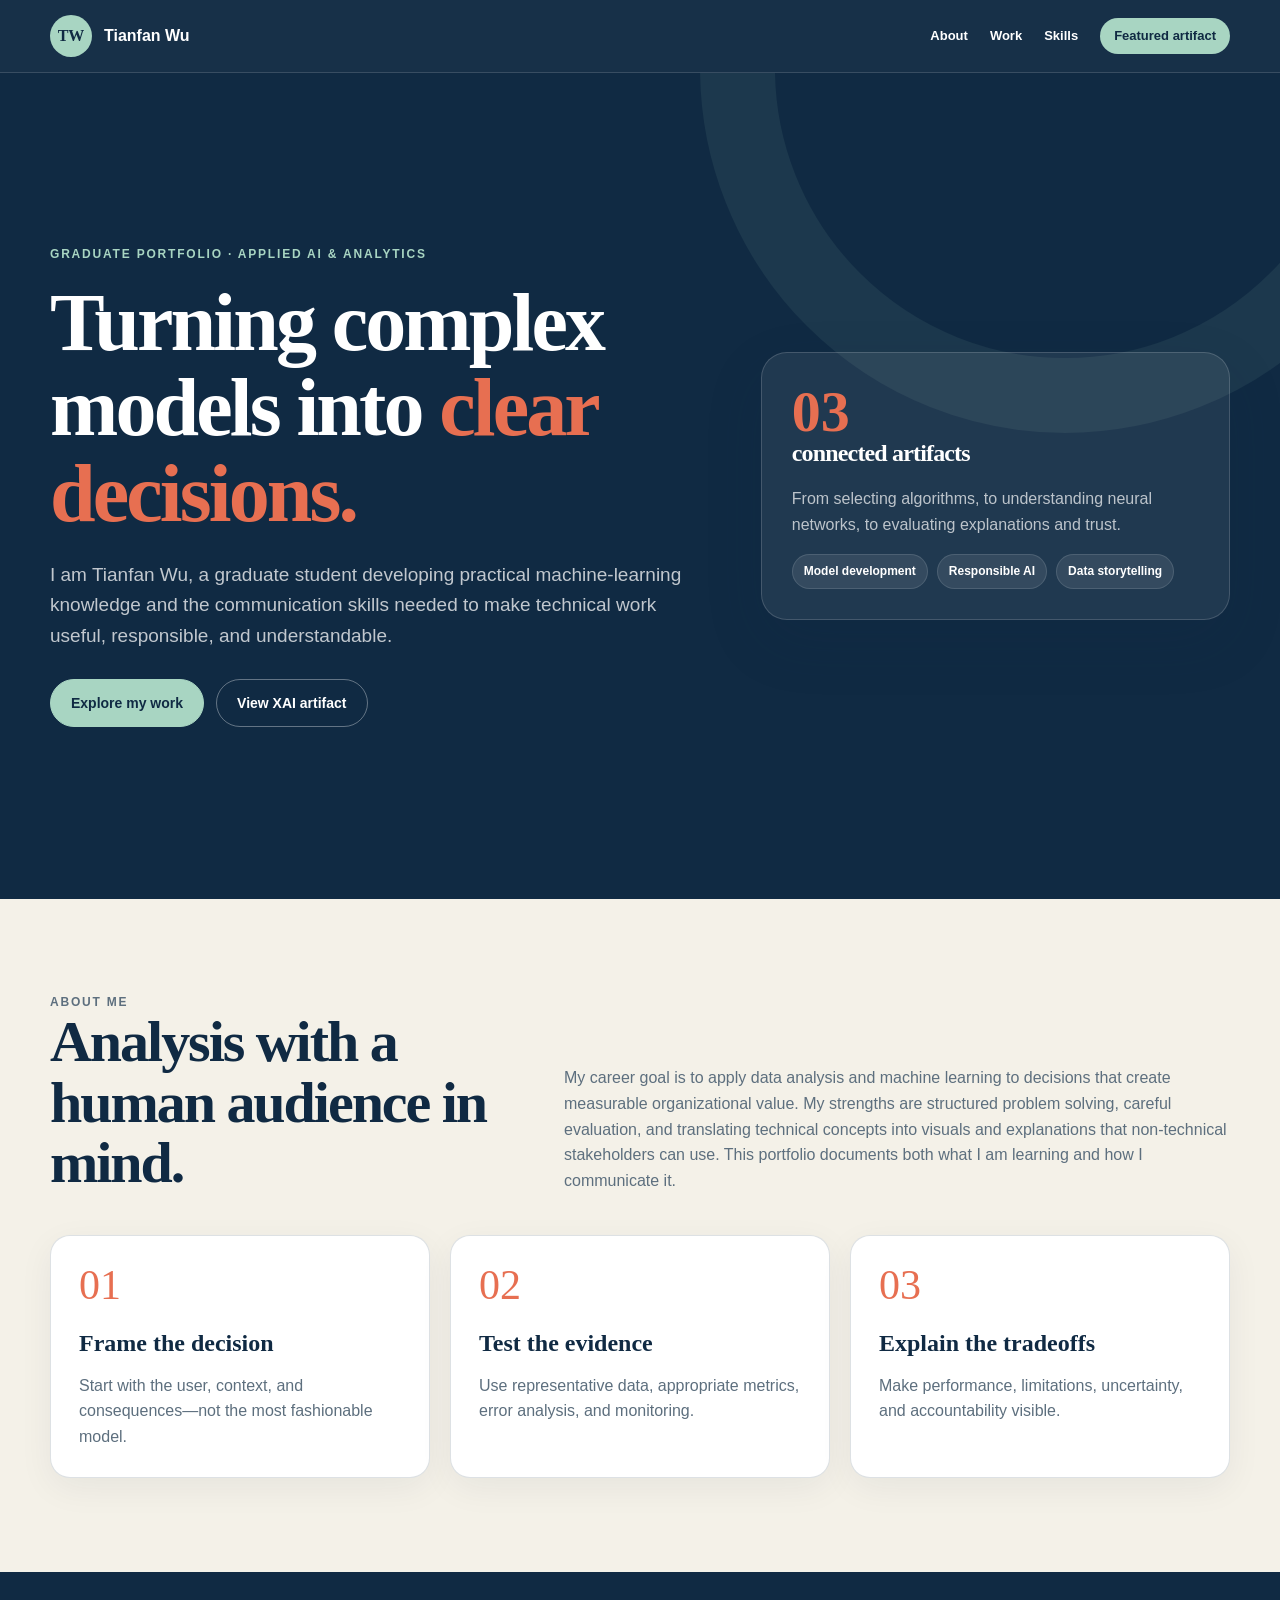
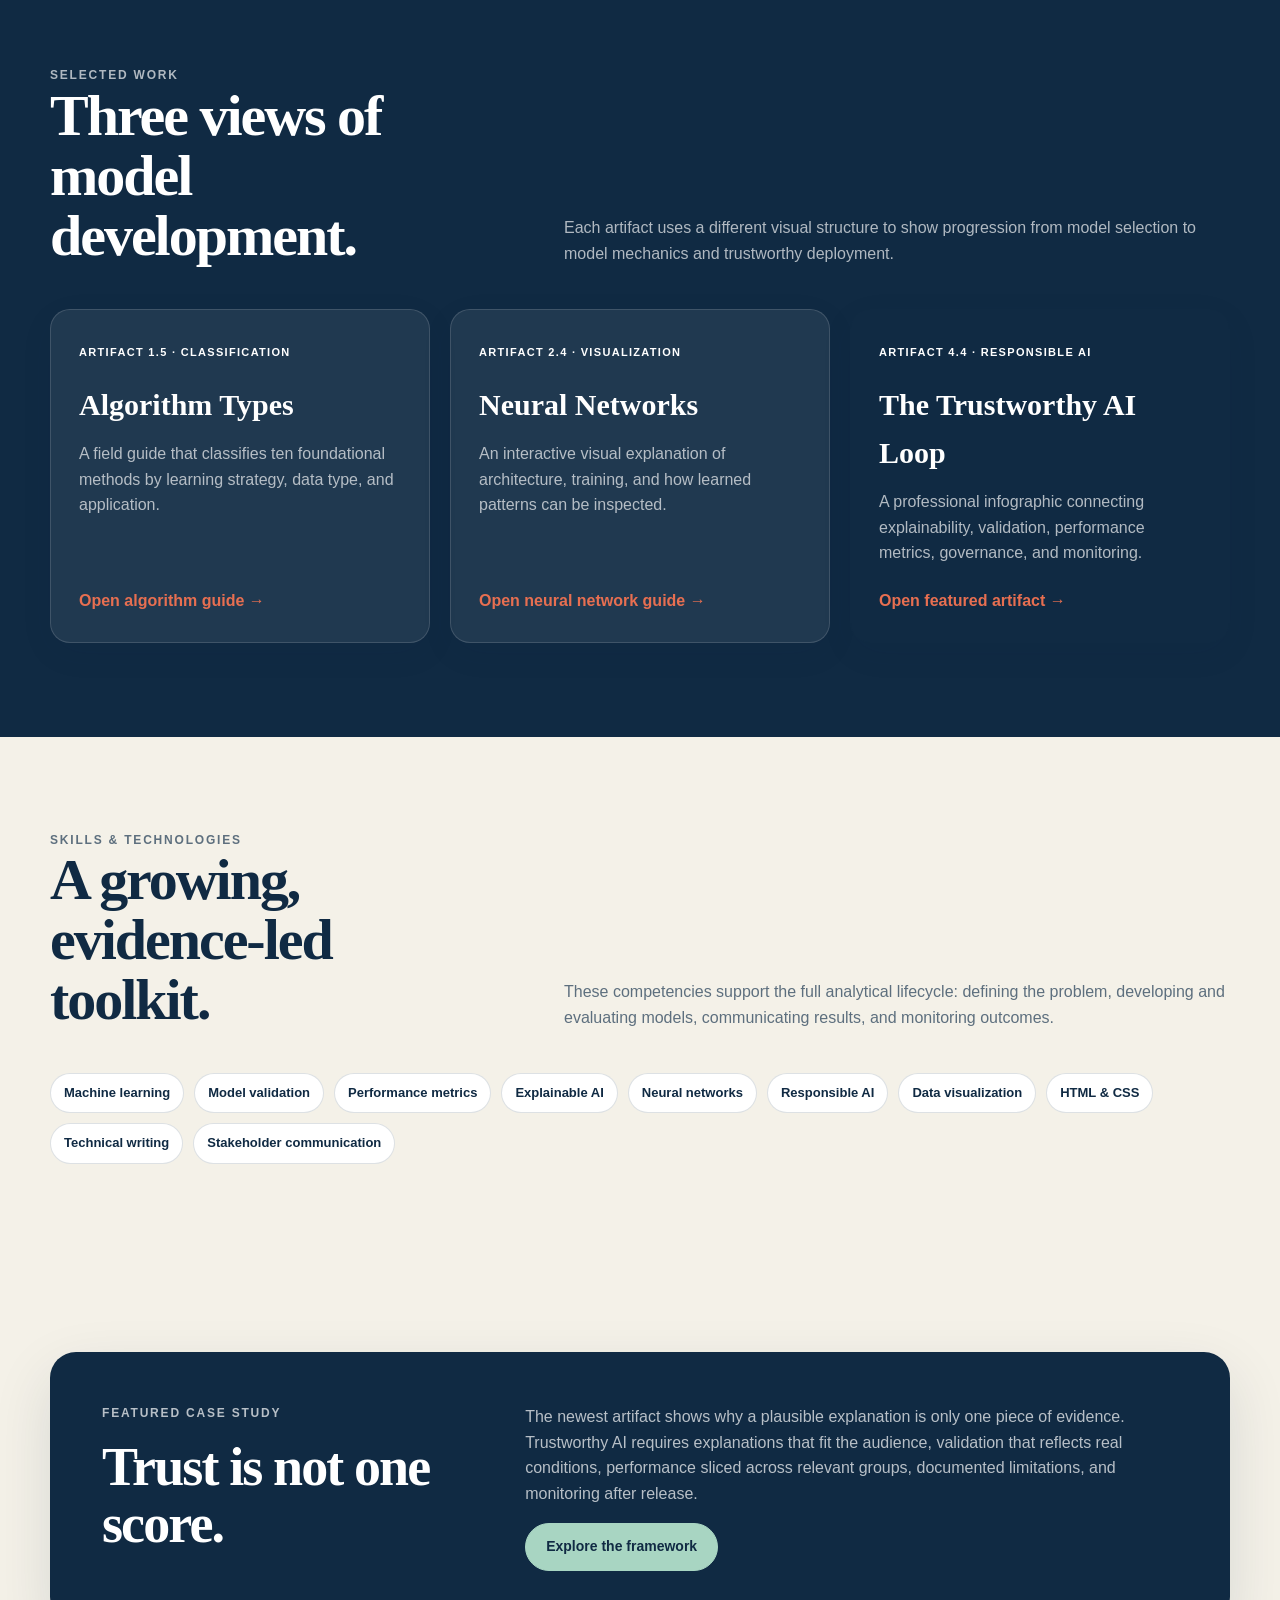
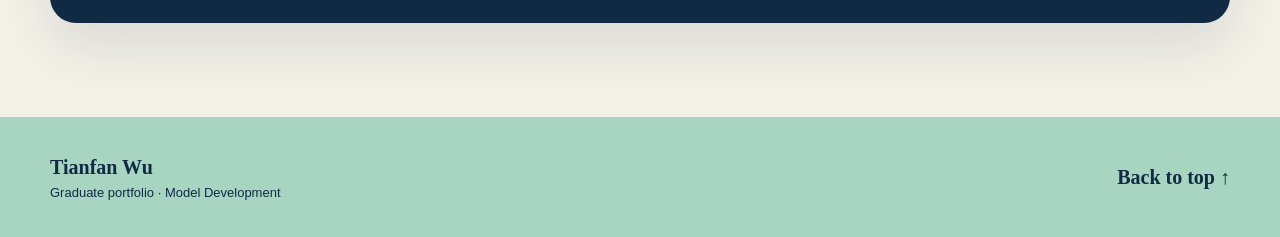
<file: index.html>
<!doctype html><html lang="en"><head><meta charset="utf-8"><meta name="viewport" content="width=device-width,initial-scale=1"><meta name="description" content="Tianfan Wu's graduate portfolio in applied AI, model development, and responsible analytics."><title>Tianfan Wu | Applied AI Portfolio</title><link rel="stylesheet" href="portfolio.css"></head>
<body><a class="skip" href="#main">Skip to main content</a><header><div class="page nav"><a class="brand" href="#top"><span class="mark">TW</span><span>Tianfan Wu</span></a><nav aria-label="Primary navigation"><a href="#about">About</a><a href="#work">Work</a><a href="#skills">Skills</a><a class="nav-pill" href="explainable-ai.html">Featured artifact</a></nav></div></header>
<main id="main"><section class="hero" id="top"><div class="page hero-grid"><div><p class="eyebrow">Graduate portfolio · Applied AI &amp; analytics</p><h1>Turning complex models into <em>clear decisions.</em></h1><p class="lead">I am Tianfan Wu, a graduate student developing practical machine-learning knowledge and the communication skills needed to make technical work useful, responsible, and understandable.</p><div class="actions"><a class="button" href="#work">Explore my work</a><a class="button secondary" href="explainable-ai.html">View XAI artifact</a></div></div><aside class="hero-card" aria-label="Portfolio focus"><strong>03</strong><h2>connected artifacts</h2><p>From selecting algorithms, to understanding neural networks, to evaluating explanations and trust.</p><div class="chips"><span class="chip">Model development</span><span class="chip">Responsible AI</span><span class="chip">Data storytelling</span></div></aside></div></section>
<section id="about"><div class="page"><div class="section-head"><div><p class="eyebrow">About me</p><h2>Analysis with a human audience in mind.</h2></div><p>My career goal is to apply data analysis and machine learning to decisions that create measurable organizational value. My strengths are structured problem solving, careful evaluation, and translating technical concepts into visuals and explanations that non-technical stakeholders can use. This portfolio documents both what I am learning and how I communicate it.</p></div><div class="grid-3"><article class="card"><span class="number">01</span><h3>Frame the decision</h3><p>Start with the user, context, and consequences—not the most fashionable model.</p></article><article class="card"><span class="number">02</span><h3>Test the evidence</h3><p>Use representative data, appropriate metrics, error analysis, and monitoring.</p></article><article class="card"><span class="number">03</span><h3>Explain the tradeoffs</h3><p>Make performance, limitations, uncertainty, and accountability visible.</p></article></div></div></section>
<section class="band" id="work"><div class="page"><div class="section-head"><div><p class="eyebrow">Selected work</p><h2>Three views of model development.</h2></div><p>Each artifact uses a different visual structure to show progression from model selection to model mechanics and trustworthy deployment.</p></div><div class="grid-3"><article class="card project band-card"><div><span class="project-tag">Artifact 1.5 · Classification</span><h3>Algorithm Types</h3><p>A field guide that classifies ten foundational methods by learning strategy, data type, and application.</p></div><a class="project-link" href="algorithm-types.html">Open algorithm guide →</a></article><article class="card project band-card"><div><span class="project-tag">Artifact 2.4 · Visualization</span><h3>Neural Networks</h3><p>An interactive visual explanation of architecture, training, and how learned patterns can be inspected.</p></div><a class="project-link" href="visualizing-neural-networks.html">Open neural network guide →</a></article><article class="card project featured"><div><span class="project-tag">Artifact 4.4 · Responsible AI</span><h3>The Trustworthy AI Loop</h3><p>A professional infographic connecting explainability, validation, performance metrics, governance, and monitoring.</p></div><a class="project-link" href="explainable-ai.html">Open featured artifact →</a></article></div></div></section>
<section id="skills"><div class="page"><div class="section-head"><div><p class="eyebrow">Skills &amp; technologies</p><h2>A growing, evidence-led toolkit.</h2></div><p>These competencies support the full analytical lifecycle: defining the problem, developing and evaluating models, communicating results, and monitoring outcomes.</p></div><div class="skill-list" aria-label="Skills"><span>Machine learning</span><span>Model validation</span><span>Performance metrics</span><span>Explainable AI</span><span>Neural networks</span><span>Responsible AI</span><span>Data visualization</span><span>HTML &amp; CSS</span><span>Technical writing</span><span>Stakeholder communication</span></div></div></section>
<section><div class="page callout"><div><p class="eyebrow">Featured case study</p><h2>Trust is not one score.</h2></div><div><p>The newest artifact shows why a plausible explanation is only one piece of evidence. Trustworthy AI requires explanations that fit the audience, validation that reflects real conditions, performance sliced across relevant groups, documented limitations, and monitoring after release.</p><a class="button" href="explainable-ai.html">Explore the framework</a></div></div></section></main>
<footer><div class="page footer-row"><p><strong>Tianfan Wu</strong><br>Graduate portfolio · Model Development</p><a href="#top"><strong>Back to top ↑</strong></a></div></footer>
</body></html>
</file>
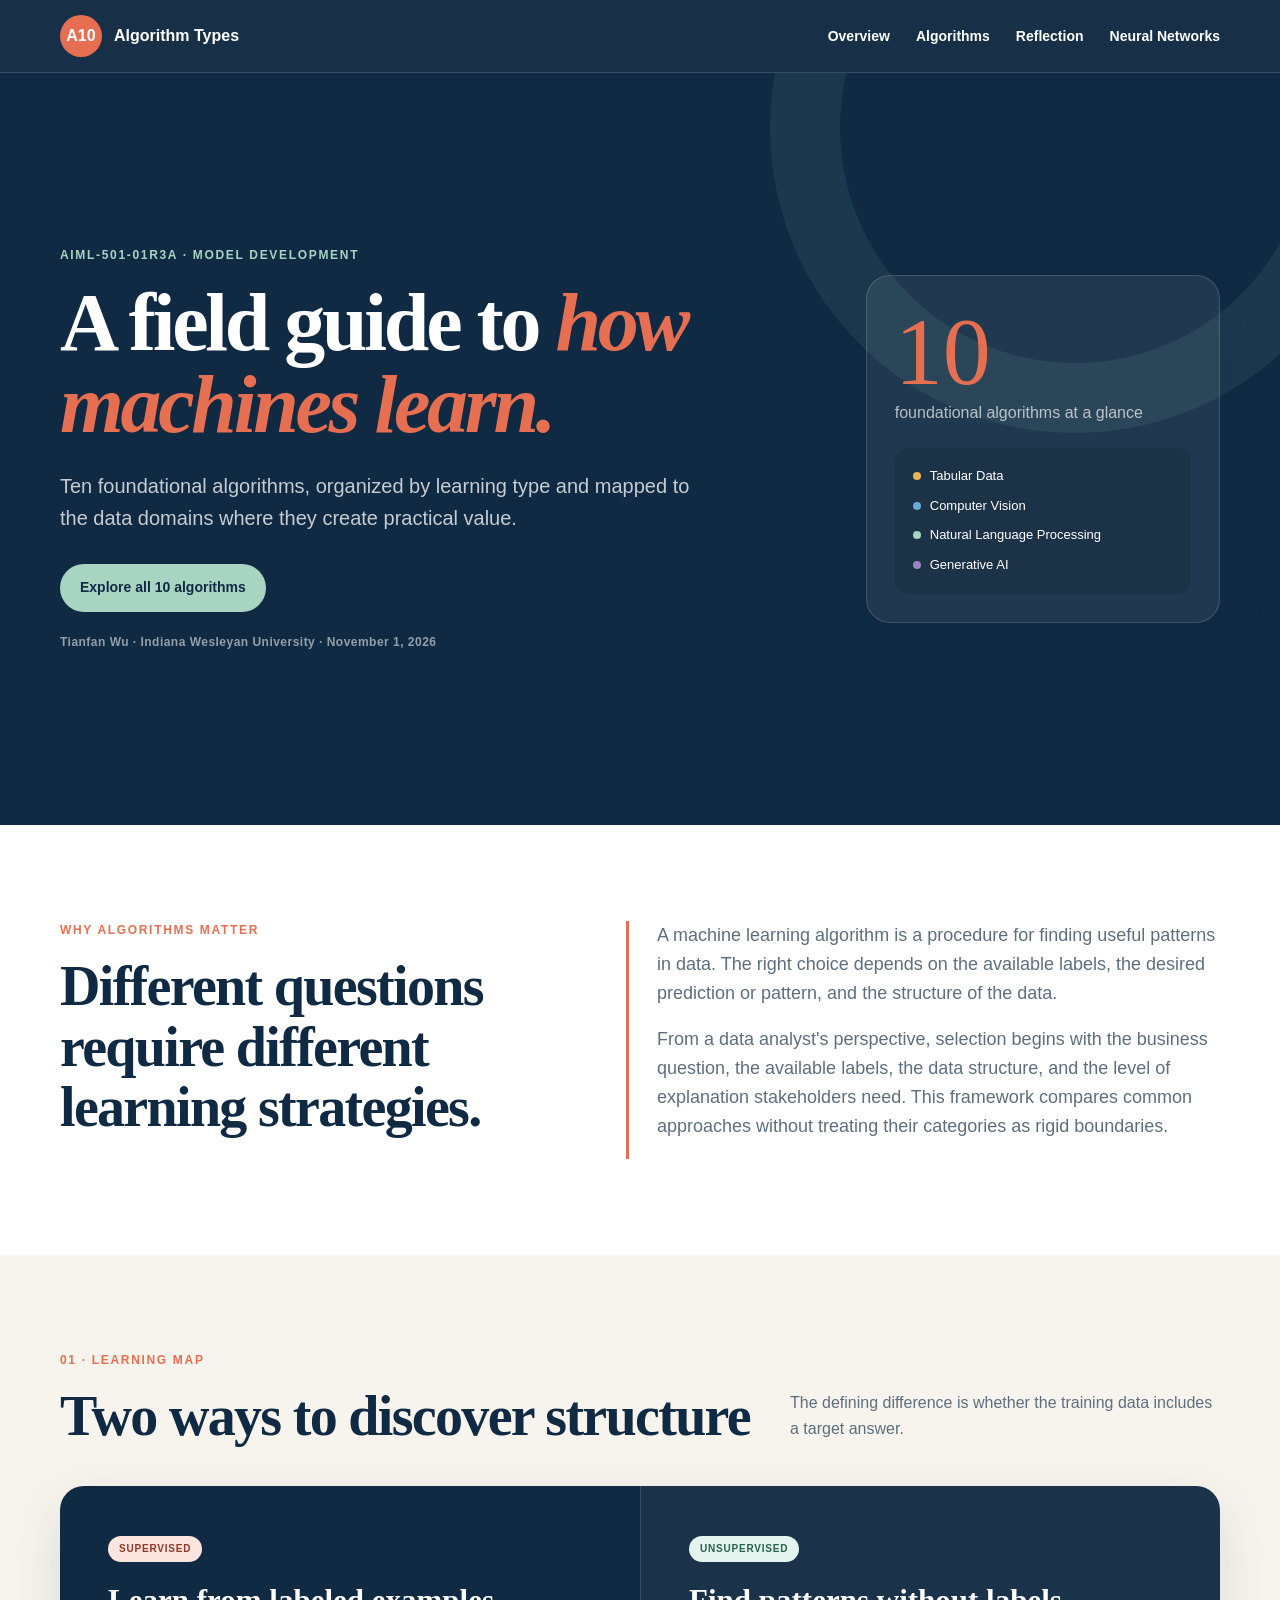
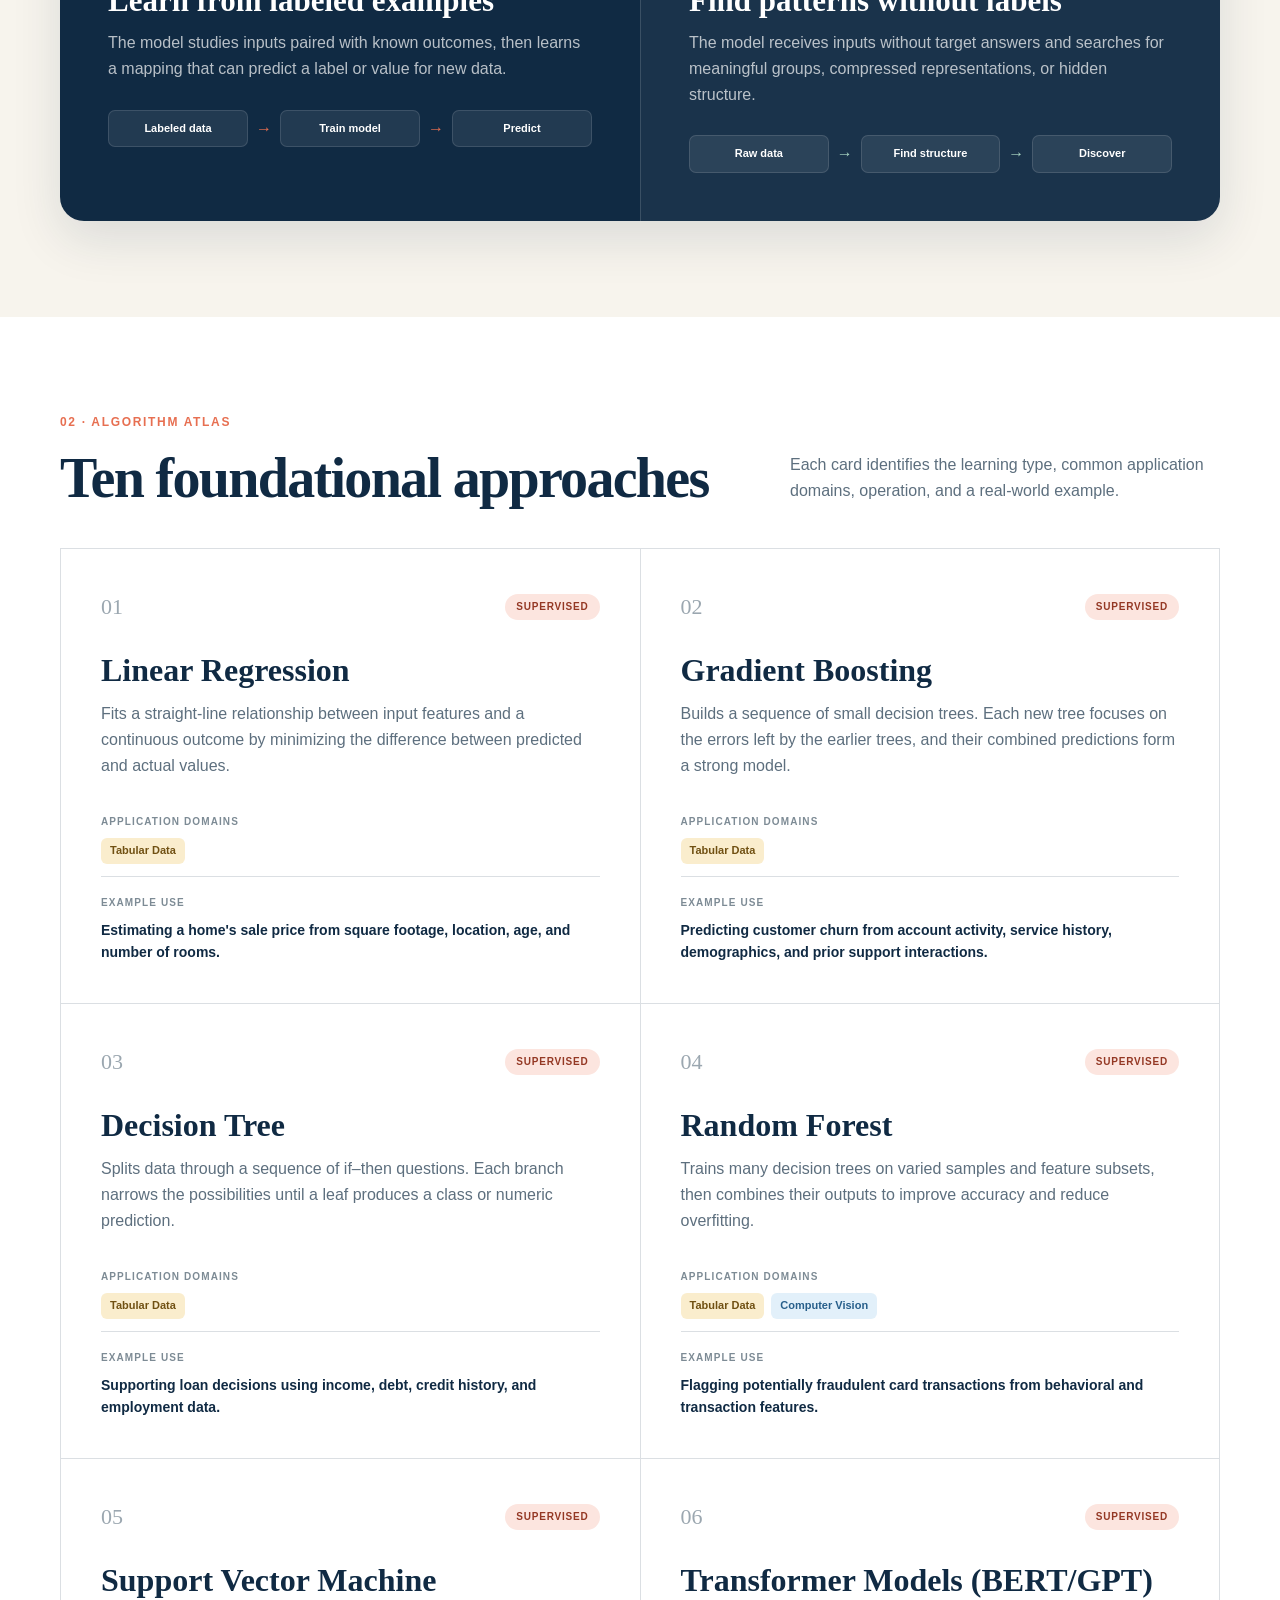
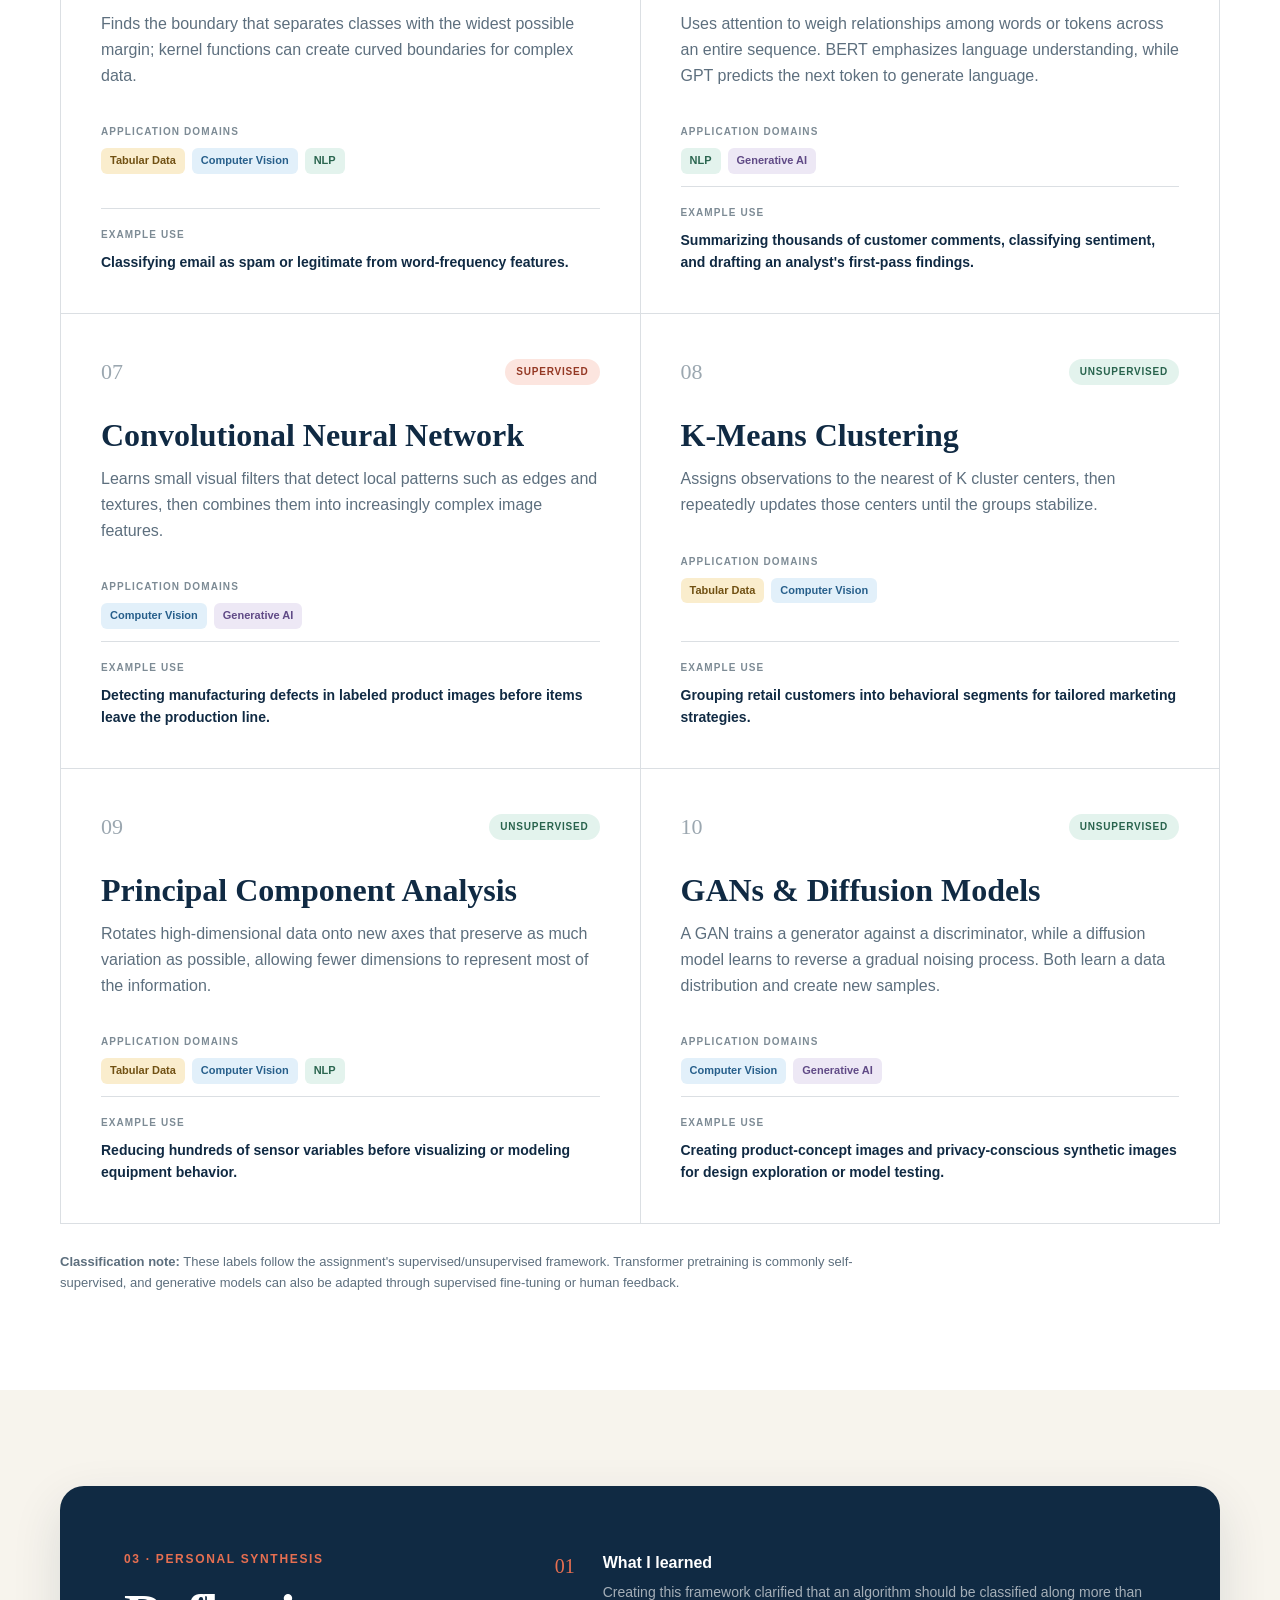
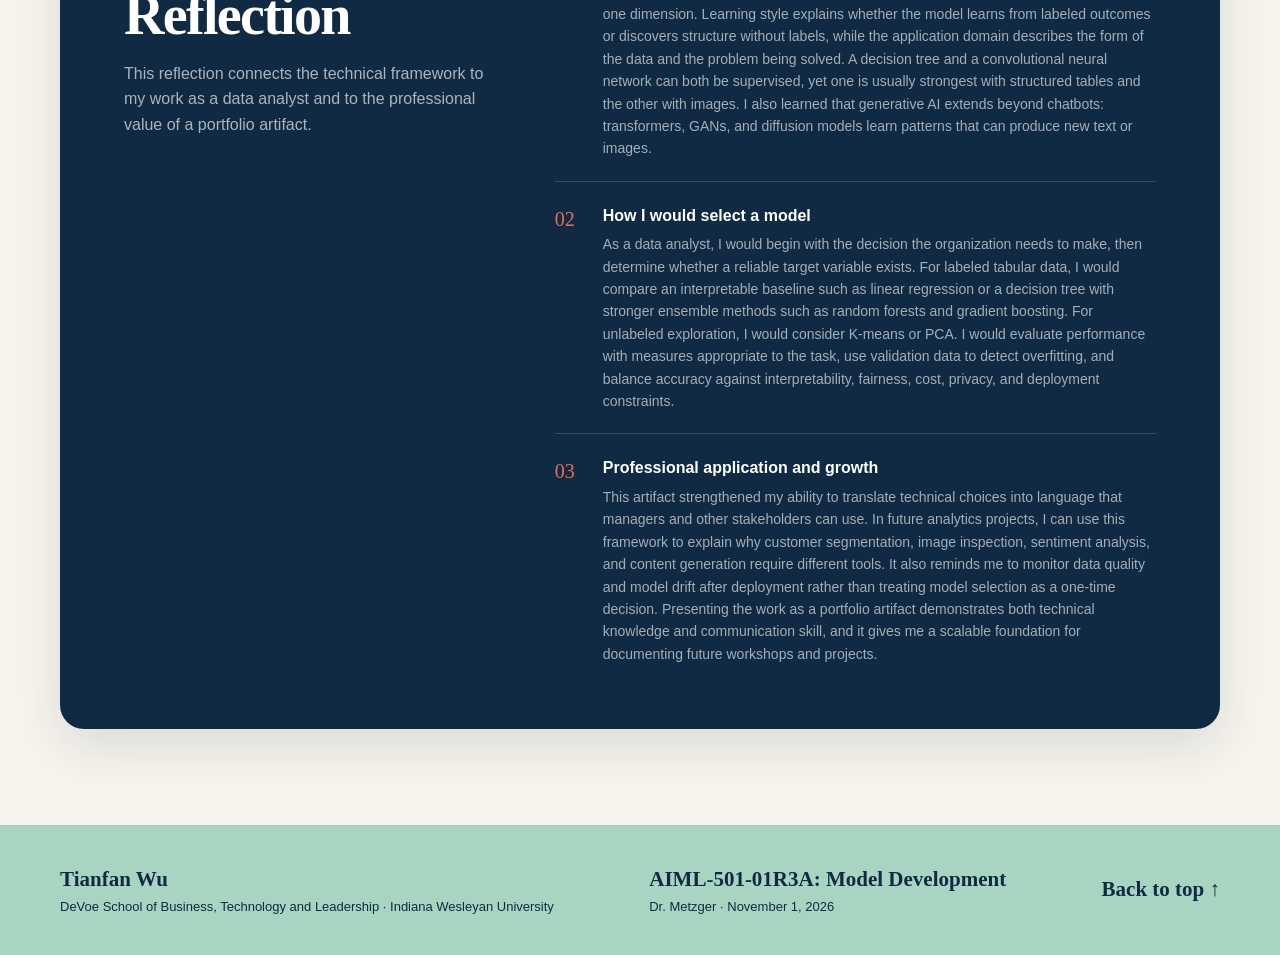
<file: algorithm-types.html>
<!DOCTYPE html>
<html lang="en">
<head>
  <meta charset="UTF-8">
  <meta name="viewport" content="width=device-width, initial-scale=1.0">
  <meta name="description" content="Tianfan Wu's graduate portfolio artifact comparing ten foundational machine learning algorithms.">
  <title>Algorithm Types | Tianfan Wu</title>

  <!-- All styles are embedded so this webpage works as one portable HTML file. -->
  <style>
    :root {
      --navy: #102a43;
      --navy-2: #173f5f;
      --paper: #f7f4ed;
      --white: #ffffff;
      --coral: #e76f51;
      --coral-light: #fce5df;
      --mint: #a8d5c2;
      --mint-light: #e3f3ed;
      --gold: #e6b655;
      --blue: #6aa9d8;
      --purple: #9985c1;
      --text-muted: #5d6f7e;
      --line: rgba(16, 42, 67, 0.15);
      --shadow: 0 18px 50px rgba(16, 42, 67, 0.12);
      --radius: 24px;
      --page: min(1160px, calc(100% - 36px));
    }

    * { box-sizing: border-box; }

    html {
      scroll-behavior: smooth;
      scroll-padding-top: 80px;
    }

    body {
      margin: 0;
      color: var(--navy);
      background: var(--paper);
      font-family: Arial, Helvetica, sans-serif;
      line-height: 1.6;
    }

    a { color: inherit; text-decoration: none; }
    h1, h2, h3, p { margin-top: 0; }
    .page { width: var(--page); margin-inline: auto; }

    .skip-link {
      position: fixed;
      top: 10px;
      left: 10px;
      z-index: 999;
      padding: 9px 14px;
      color: white;
      background: var(--navy);
      border-radius: 8px;
      transform: translateY(-150%);
    }

    .skip-link:focus { transform: translateY(0); }

    header {
      position: sticky;
      top: 0;
      z-index: 100;
      color: white;
      background: rgba(16, 42, 67, 0.97);
      border-bottom: 1px solid rgba(255,255,255,0.14);
    }

    .header-inner {
      min-height: 72px;
      display: flex;
      align-items: center;
      justify-content: space-between;
      gap: 24px;
    }

    .brand {
      display: flex;
      align-items: center;
      gap: 12px;
      font-weight: 700;
    }

    .brand-mark {
      width: 42px;
      height: 42px;
      display: grid;
      place-items: center;
      background: var(--coral);
      border-radius: 50%;
    }

    nav { display: flex; gap: 26px; font-size: 14px; font-weight: 700; }
    nav a:hover { color: var(--mint); }

    .hero {
      position: relative;
      overflow: hidden;
      color: white;
      background: var(--navy);
    }

    .hero::after {
      content: "";
      position: absolute;
      width: 470px;
      height: 470px;
      top: -250px;
      right: -100px;
      border: 70px solid rgba(168, 213, 194, 0.08);
      border-radius: 50%;
    }

    .hero-grid {
      min-height: 560px;
      display: grid;
      grid-template-columns: 1.35fr 0.65fr;
      align-items: center;
      gap: 70px;
      padding-block: 76px;
    }

    .eyebrow, .kicker {
      margin-bottom: 16px;
      color: var(--coral);
      font-size: 12px;
      font-weight: 800;
      letter-spacing: 0.14em;
      text-transform: uppercase;
    }

    .hero .eyebrow { color: var(--mint); }

    .hero h1 {
      max-width: 760px;
      margin-bottom: 24px;
      font-family: Georgia, "Times New Roman", serif;
      font-size: clamp(48px, 7vw, 82px);
      line-height: 1;
      letter-spacing: -0.04em;
    }

    .hero h1 em { color: var(--coral); }

    .hero-intro {
      max-width: 650px;
      margin-bottom: 30px;
      color: rgba(255,255,255,0.76);
      font-size: 20px;
    }

    .button {
      display: inline-flex;
      min-height: 48px;
      align-items: center;
      padding: 0 20px;
      color: var(--navy);
      background: var(--mint);
      border-radius: 999px;
      font-size: 14px;
      font-weight: 800;
    }

    .hero-byline {
      margin: 21px 0 0;
      color: rgba(255,255,255,0.55);
      font-size: 12px;
      font-weight: 700;
      letter-spacing: 0.04em;
    }

    .hero-summary {
      position: relative;
      z-index: 1;
      padding: 28px;
      background: rgba(255,255,255,0.07);
      border: 1px solid rgba(255,255,255,0.15);
      border-radius: var(--radius);
      box-shadow: var(--shadow);
    }

    .big-number {
      display: block;
      color: var(--coral);
      font-family: Georgia, "Times New Roman", serif;
      font-size: 96px;
      line-height: 1;
    }

    .hero-summary > p { color: rgba(255,255,255,0.68); }

    .domain-list {
      display: grid;
      gap: 9px;
      margin-top: 22px;
      padding: 18px;
      background: rgba(0,0,0,0.13);
      border-radius: 14px;
      font-size: 13px;
    }

    .domain-list span::before {
      content: "";
      width: 8px;
      height: 8px;
      display: inline-block;
      margin-right: 9px;
      background: var(--gold);
      border-radius: 50%;
    }

    .domain-list span:nth-child(2)::before { background: var(--blue); }
    .domain-list span:nth-child(3)::before { background: var(--mint); }
    .domain-list span:nth-child(4)::before { background: var(--purple); }

    section { padding-block: 96px; }

    .intro { background: white; }

    .intro-grid {
      display: grid;
      grid-template-columns: 0.9fr 1.1fr;
      gap: 80px;
      align-items: start;
    }

    h2 {
      margin-bottom: 0;
      font-family: Georgia, "Times New Roman", serif;
      font-size: clamp(36px, 5vw, 56px);
      line-height: 1.08;
      letter-spacing: -0.03em;
    }

    .intro-copy {
      padding-left: 28px;
      color: var(--text-muted);
      border-left: 3px solid var(--coral);
      font-size: 18px;
    }

    .section-heading {
      display: flex;
      align-items: end;
      justify-content: space-between;
      gap: 36px;
      margin-bottom: 40px;
    }

    .section-heading > p {
      max-width: 430px;
      margin-bottom: 5px;
      color: var(--text-muted);
    }

    .learning-map {
      display: grid;
      grid-template-columns: repeat(2, 1fr);
      color: white;
      background: var(--navy);
      border-radius: var(--radius);
      box-shadow: var(--shadow);
      overflow: hidden;
    }

    .learning-type { padding: 48px; }
    .learning-type + .learning-type { border-left: 1px solid rgba(255,255,255,0.14); }
    .learning-type:last-child { background: rgba(255,255,255,0.045); }

    .learning-type h3 {
      margin: 22px 0 12px;
      font-family: Georgia, "Times New Roman", serif;
      font-size: 31px;
      line-height: 1.1;
    }

    .learning-type p { color: rgba(255,255,255,0.7); }

    .flow {
      display: flex;
      align-items: center;
      justify-content: space-between;
      gap: 8px;
      margin-top: 28px;
    }

    .flow span {
      flex: 1;
      padding: 9px;
      text-align: center;
      background: rgba(255,255,255,0.08);
      border: 1px solid rgba(255,255,255,0.12);
      border-radius: 7px;
      font-size: 11px;
      font-weight: 700;
    }

    .flow b { color: var(--coral); }
    .learning-type:last-child .flow b { color: var(--mint); }

    .pill {
      display: inline-block;
      padding: 5px 11px;
      border-radius: 999px;
      font-size: 10px;
      font-weight: 800;
      letter-spacing: 0.08em;
      text-transform: uppercase;
    }

    .supervised { color: #943824; background: var(--coral-light); }
    .unsupervised { color: #28634d; background: var(--mint-light); }

    .algorithms { background: white; }

    .algorithm-grid {
      display: grid;
      grid-template-columns: repeat(2, minmax(0, 1fr));
      border-top: 1px solid var(--line);
      border-left: 1px solid var(--line);
    }

    .card {
      min-height: 455px;
      display: flex;
      flex-direction: column;
      padding: 40px;
      background: white;
      border-right: 1px solid var(--line);
      border-bottom: 1px solid var(--line);
    }

    .card-top {
      display: flex;
      align-items: center;
      justify-content: space-between;
      margin-bottom: 28px;
    }

    .number {
      color: #9ba7b0;
      font-family: Georgia, "Times New Roman", serif;
      font-size: 22px;
    }

    .card h3 {
      margin-bottom: 13px;
      font-family: Georgia, "Times New Roman", serif;
      font-size: 32px;
      line-height: 1.12;
    }

    .explanation { color: var(--text-muted); }

    .label {
      margin: 20px 0 8px;
      color: #7d8b95;
      font-size: 10px;
      font-weight: 800;
      letter-spacing: 0.11em;
      text-transform: uppercase;
    }

    .tags { display: flex; flex-wrap: wrap; gap: 7px; }

    .tag {
      padding: 4px 9px;
      border-radius: 6px;
      font-size: 11px;
      font-weight: 700;
    }

    .tabular { color: #705012; background: #faedcd; }
    .vision { color: #275f8b; background: #e2f0fa; }
    .nlp { color: #2b6650; background: #e3f3ed; }
    .genai { color: #604a86; background: #ede8f5; }

    .use-case {
      margin-top: auto;
      padding-top: 18px;
      border-top: 1px solid var(--line);
      font-size: 14px;
      font-weight: 700;
    }

    .use-case .label { margin-top: 0; }

    .note {
      max-width: 800px;
      margin: 28px 0 0;
      color: var(--text-muted);
      font-size: 13px;
    }

    .reflection-box {
      display: grid;
      grid-template-columns: 0.75fr 1.25fr;
      gap: 70px;
      padding: 64px;
      color: white;
      background: var(--navy);
      border-radius: var(--radius);
      box-shadow: var(--shadow);
    }

    .reflection-box h2 { margin-bottom: 15px; }
    .reflection-box > div > p:last-child { color: rgba(255,255,255,0.65); }

    .prompt {
      display: grid;
      grid-template-columns: 32px 1fr;
      gap: 16px;
      padding-block: 21px;
      border-bottom: 1px solid rgba(255,255,255,0.15);
    }

    .prompt:first-child { padding-top: 0; }
    .prompt:last-child { padding-bottom: 0; border-bottom: 0; }
    .prompt > span { color: var(--coral); font-family: Georgia, serif; font-size: 20px; }
    .prompt h3 { margin-bottom: 5px; font-size: 16px; }
    .prompt p { margin-bottom: 0; color: rgba(255,255,255,0.62); font-size: 14px; }

    footer { color: var(--navy); background: var(--mint); }

    .footer-inner {
      min-height: 130px;
      display: flex;
      align-items: center;
      justify-content: space-between;
      gap: 30px;
      padding-block: 26px;
    }

    footer p { margin-bottom: 0; font-size: 13px; }
    footer strong { font-family: Georgia, serif; font-size: 21px; }

    :focus-visible { outline: 3px solid var(--gold); outline-offset: 4px; }

    @media (max-width: 850px) {
      .hero-grid, .intro-grid, .reflection-box { grid-template-columns: 1fr; }
      .hero-grid { gap: 45px; }
      .hero-summary { max-width: 500px; }
      .learning-map { grid-template-columns: 1fr; }
      .learning-type + .learning-type { border-top: 1px solid rgba(255,255,255,0.14); border-left: 0; }
      .reflection-box { gap: 40px; }
    }

    @media (max-width: 650px) {
      :root { --page: min(100% - 26px, 1160px); }
      .header-inner { min-height: 64px; }
      nav a:not(:last-child) { display: none; }
      .hero-grid { min-height: auto; padding-block: 58px; }
      .hero h1 { font-size: clamp(45px, 15vw, 62px); }
      section { padding-block: 72px; }
      .section-heading { align-items: start; flex-direction: column; }
      .algorithm-grid { grid-template-columns: 1fr; }
      .card { min-height: 0; padding: 30px; }
      .learning-type, .reflection-box { padding: 34px 28px; }
      .flow { align-items: stretch; flex-direction: column; }
      .flow b { align-self: center; transform: rotate(90deg); }
      .footer-inner { align-items: start; flex-direction: column; }
    }

    @media print {
      header, .button, footer { display: none; }
      .hero, .learning-map, .reflection-box { color: black; background: white; border: 1px solid #aaa; box-shadow: none; }
      .card { min-height: 0; break-inside: avoid; }
      section, .hero-grid { min-height: auto; padding-block: 28px; }
    }
  </style>
</head>

<body>
  <a class="skip-link" href="#main">Skip to main content</a>

  <header>
    <div class="page header-inner">
      <a class="brand" href="#top"><span class="brand-mark">A10</span><span>Algorithm Types</span></a>
      <nav aria-label="Primary navigation">
        <a href="#overview">Overview</a>
        <a href="#algorithms">Algorithms</a>
        <a href="#reflection">Reflection</a>
        <a href="visualizing-neural-networks.html">Neural Networks</a>
      </nav>
    </div>
  </header>

  <main id="main">
    <section class="hero" id="top">
      <div class="page hero-grid">
        <div>
          <p class="eyebrow">AIML-501-01R3A · Model Development</p>
          <h1>A field guide to <em>how machines learn.</em></h1>
          <p class="hero-intro">Ten foundational algorithms, organized by learning type and mapped to the data domains where they create practical value.</p>
          <a class="button" href="#algorithms">Explore all 10 algorithms</a>
          <p class="hero-byline">Tianfan Wu · Indiana Wesleyan University · November 1, 2026</p>
        </div>
        <aside class="hero-summary" aria-label="Artifact summary">
          <span class="big-number">10</span>
          <p>foundational algorithms at a glance</p>
          <div class="domain-list">
            <span>Tabular Data</span>
            <span>Computer Vision</span>
            <span>Natural Language Processing</span>
            <span>Generative AI</span>
          </div>
        </aside>
      </div>
    </section>

    <section class="intro">
      <div class="page intro-grid">
        <div>
          <p class="kicker">Why algorithms matter</p>
          <h2>Different questions require different learning strategies.</h2>
        </div>
        <div class="intro-copy">
          <p>A machine learning algorithm is a procedure for finding useful patterns in data. The right choice depends on the available labels, the desired prediction or pattern, and the structure of the data.</p>
          <p>From a data analyst's perspective, selection begins with the business question, the available labels, the data structure, and the level of explanation stakeholders need. This framework compares common approaches without treating their categories as rigid boundaries.</p>
        </div>
      </div>
    </section>

    <section id="overview">
      <div class="page">
        <div class="section-heading">
          <div><p class="kicker">01 · Learning map</p><h2>Two ways to discover structure</h2></div>
          <p>The defining difference is whether the training data includes a target answer.</p>
        </div>
        <div class="learning-map">
          <article class="learning-type">
            <span class="pill supervised">Supervised</span>
            <h3>Learn from labeled examples</h3>
            <p>The model studies inputs paired with known outcomes, then learns a mapping that can predict a label or value for new data.</p>
            <div class="flow"><span>Labeled data</span><b>→</b><span>Train model</span><b>→</b><span>Predict</span></div>
          </article>
          <article class="learning-type">
            <span class="pill unsupervised">Unsupervised</span>
            <h3>Find patterns without labels</h3>
            <p>The model receives inputs without target answers and searches for meaningful groups, compressed representations, or hidden structure.</p>
            <div class="flow"><span>Raw data</span><b>→</b><span>Find structure</span><b>→</b><span>Discover</span></div>
          </article>
        </div>
      </div>
    </section>

    <section class="algorithms" id="algorithms">
      <div class="page">
        <div class="section-heading">
          <div><p class="kicker">02 · Algorithm atlas</p><h2>Ten foundational approaches</h2></div>
          <p>Each card identifies the learning type, common application domains, operation, and a real-world example.</p>
        </div>

        <div class="algorithm-grid">
          <article class="card">
            <div class="card-top"><span class="number">01</span><span class="pill supervised">Supervised</span></div>
            <h3>Linear Regression</h3>
            <p class="explanation">Fits a straight-line relationship between input features and a continuous outcome by minimizing the difference between predicted and actual values.</p>
            <p class="label">Application domains</p><div class="tags"><span class="tag tabular">Tabular Data</span></div>
            <div class="use-case"><p class="label">Example use</p>Estimating a home's sale price from square footage, location, age, and number of rooms.</div>
          </article>

          <article class="card">
            <div class="card-top"><span class="number">02</span><span class="pill supervised">Supervised</span></div>
            <h3>Gradient Boosting</h3>
            <p class="explanation">Builds a sequence of small decision trees. Each new tree focuses on the errors left by the earlier trees, and their combined predictions form a strong model.</p>
            <p class="label">Application domains</p><div class="tags"><span class="tag tabular">Tabular Data</span></div>
            <div class="use-case"><p class="label">Example use</p>Predicting customer churn from account activity, service history, demographics, and prior support interactions.</div>
          </article>

          <article class="card">
            <div class="card-top"><span class="number">03</span><span class="pill supervised">Supervised</span></div>
            <h3>Decision Tree</h3>
            <p class="explanation">Splits data through a sequence of if–then questions. Each branch narrows the possibilities until a leaf produces a class or numeric prediction.</p>
            <p class="label">Application domains</p><div class="tags"><span class="tag tabular">Tabular Data</span></div>
            <div class="use-case"><p class="label">Example use</p>Supporting loan decisions using income, debt, credit history, and employment data.</div>
          </article>

          <article class="card">
            <div class="card-top"><span class="number">04</span><span class="pill supervised">Supervised</span></div>
            <h3>Random Forest</h3>
            <p class="explanation">Trains many decision trees on varied samples and feature subsets, then combines their outputs to improve accuracy and reduce overfitting.</p>
            <p class="label">Application domains</p><div class="tags"><span class="tag tabular">Tabular Data</span><span class="tag vision">Computer Vision</span></div>
            <div class="use-case"><p class="label">Example use</p>Flagging potentially fraudulent card transactions from behavioral and transaction features.</div>
          </article>

          <article class="card">
            <div class="card-top"><span class="number">05</span><span class="pill supervised">Supervised</span></div>
            <h3>Support Vector Machine</h3>
            <p class="explanation">Finds the boundary that separates classes with the widest possible margin; kernel functions can create curved boundaries for complex data.</p>
            <p class="label">Application domains</p><div class="tags"><span class="tag tabular">Tabular Data</span><span class="tag vision">Computer Vision</span><span class="tag nlp">NLP</span></div>
            <div class="use-case"><p class="label">Example use</p>Classifying email as spam or legitimate from word-frequency features.</div>
          </article>

          <article class="card">
            <div class="card-top"><span class="number">06</span><span class="pill supervised">Supervised</span></div>
            <h3>Transformer Models (BERT/GPT)</h3>
            <p class="explanation">Uses attention to weigh relationships among words or tokens across an entire sequence. BERT emphasizes language understanding, while GPT predicts the next token to generate language.</p>
            <p class="label">Application domains</p><div class="tags"><span class="tag nlp">NLP</span><span class="tag genai">Generative AI</span></div>
            <div class="use-case"><p class="label">Example use</p>Summarizing thousands of customer comments, classifying sentiment, and drafting an analyst's first-pass findings.</div>
          </article>

          <article class="card">
            <div class="card-top"><span class="number">07</span><span class="pill supervised">Supervised</span></div>
            <h3>Convolutional Neural Network</h3>
            <p class="explanation">Learns small visual filters that detect local patterns such as edges and textures, then combines them into increasingly complex image features.</p>
            <p class="label">Application domains</p><div class="tags"><span class="tag vision">Computer Vision</span><span class="tag genai">Generative AI</span></div>
            <div class="use-case"><p class="label">Example use</p>Detecting manufacturing defects in labeled product images before items leave the production line.</div>
          </article>

          <article class="card">
            <div class="card-top"><span class="number">08</span><span class="pill unsupervised">Unsupervised</span></div>
            <h3>K-Means Clustering</h3>
            <p class="explanation">Assigns observations to the nearest of K cluster centers, then repeatedly updates those centers until the groups stabilize.</p>
            <p class="label">Application domains</p><div class="tags"><span class="tag tabular">Tabular Data</span><span class="tag vision">Computer Vision</span></div>
            <div class="use-case"><p class="label">Example use</p>Grouping retail customers into behavioral segments for tailored marketing strategies.</div>
          </article>

          <article class="card">
            <div class="card-top"><span class="number">09</span><span class="pill unsupervised">Unsupervised</span></div>
            <h3>Principal Component Analysis</h3>
            <p class="explanation">Rotates high-dimensional data onto new axes that preserve as much variation as possible, allowing fewer dimensions to represent most of the information.</p>
            <p class="label">Application domains</p><div class="tags"><span class="tag tabular">Tabular Data</span><span class="tag vision">Computer Vision</span><span class="tag nlp">NLP</span></div>
            <div class="use-case"><p class="label">Example use</p>Reducing hundreds of sensor variables before visualizing or modeling equipment behavior.</div>
          </article>

          <article class="card">
            <div class="card-top"><span class="number">10</span><span class="pill unsupervised">Unsupervised</span></div>
            <h3>GANs &amp; Diffusion Models</h3>
            <p class="explanation">A GAN trains a generator against a discriminator, while a diffusion model learns to reverse a gradual noising process. Both learn a data distribution and create new samples.</p>
            <p class="label">Application domains</p><div class="tags"><span class="tag vision">Computer Vision</span><span class="tag genai">Generative AI</span></div>
            <div class="use-case"><p class="label">Example use</p>Creating product-concept images and privacy-conscious synthetic images for design exploration or model testing.</div>
          </article>
        </div>

        <p class="note"><strong>Classification note:</strong> These labels follow the assignment's supervised/unsupervised framework. Transformer pretraining is commonly self-supervised, and generative models can also be adapted through supervised fine-tuning or human feedback.</p>
      </div>
    </section>

    <!-- Add future portfolio workshop sections here. -->
    <section id="reflection">
      <div class="page reflection-box">
        <div>
          <p class="kicker">03 · Personal synthesis</p>
          <h2>Reflection</h2>
          <p>This reflection connects the technical framework to my work as a data analyst and to the professional value of a portfolio artifact.</p>
        </div>
        <div>
          <div class="prompt"><span>01</span><div><h3>What I learned</h3><p>Creating this framework clarified that an algorithm should be classified along more than one dimension. Learning style explains whether the model learns from labeled outcomes or discovers structure without labels, while the application domain describes the form of the data and the problem being solved. A decision tree and a convolutional neural network can both be supervised, yet one is usually strongest with structured tables and the other with images. I also learned that generative AI extends beyond chatbots: transformers, GANs, and diffusion models learn patterns that can produce new text or images.</p></div></div>
          <div class="prompt"><span>02</span><div><h3>How I would select a model</h3><p>As a data analyst, I would begin with the decision the organization needs to make, then determine whether a reliable target variable exists. For labeled tabular data, I would compare an interpretable baseline such as linear regression or a decision tree with stronger ensemble methods such as random forests and gradient boosting. For unlabeled exploration, I would consider K-means or PCA. I would evaluate performance with measures appropriate to the task, use validation data to detect overfitting, and balance accuracy against interpretability, fairness, cost, privacy, and deployment constraints.</p></div></div>
          <div class="prompt"><span>03</span><div><h3>Professional application and growth</h3><p>This artifact strengthened my ability to translate technical choices into language that managers and other stakeholders can use. In future analytics projects, I can use this framework to explain why customer segmentation, image inspection, sentiment analysis, and content generation require different tools. It also reminds me to monitor data quality and model drift after deployment rather than treating model selection as a one-time decision. Presenting the work as a portfolio artifact demonstrates both technical knowledge and communication skill, and it gives me a scalable foundation for documenting future workshops and projects.</p></div></div>
        </div>
      </div>
    </section>
  </main>

  <footer>
    <div class="page footer-inner">
      <div><strong>Tianfan Wu</strong><p>DeVoe School of Business, Technology and Leadership · Indiana Wesleyan University</p></div>
      <p><strong>AIML-501-01R3A: Model Development</strong><br>Dr. Metzger · November 1, 2026</p>
      <a href="#top"><strong>Back to top ↑</strong></a>
    </div>
  </footer>
</body>
</html>
</file>
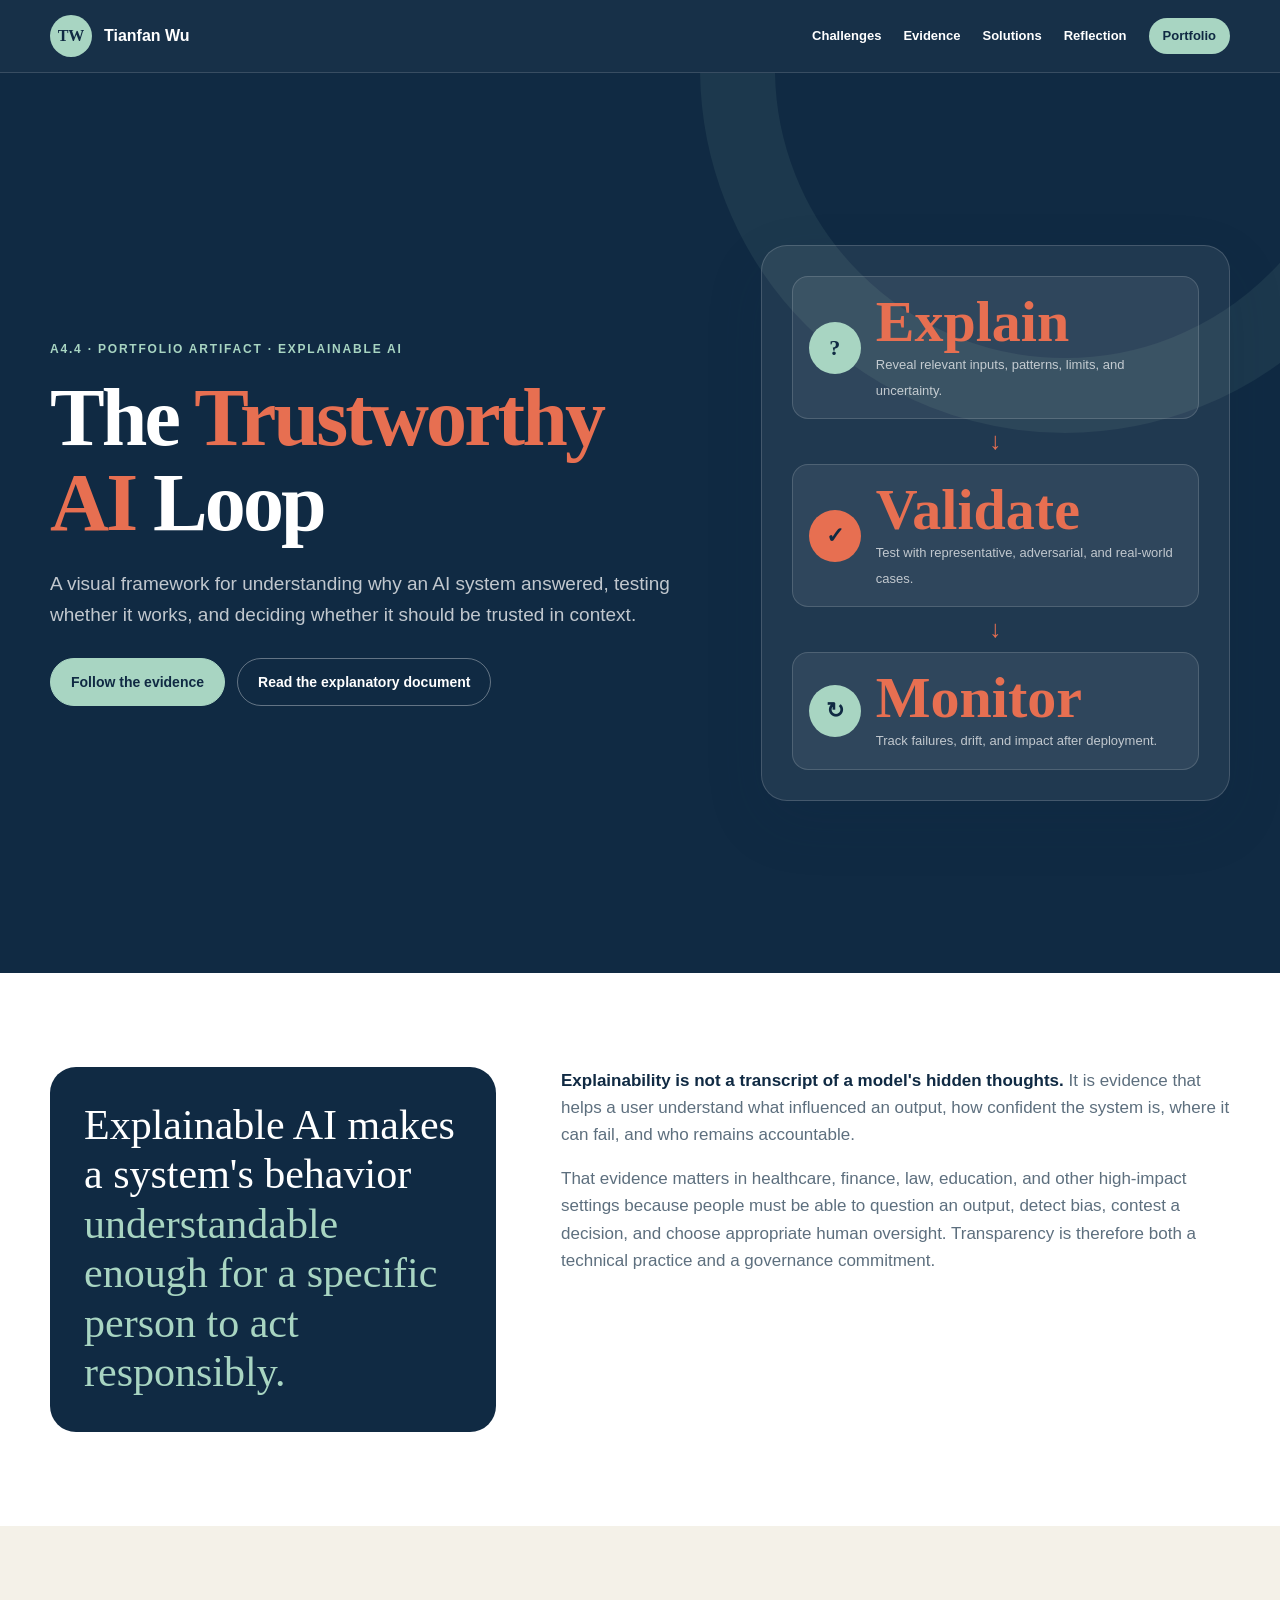
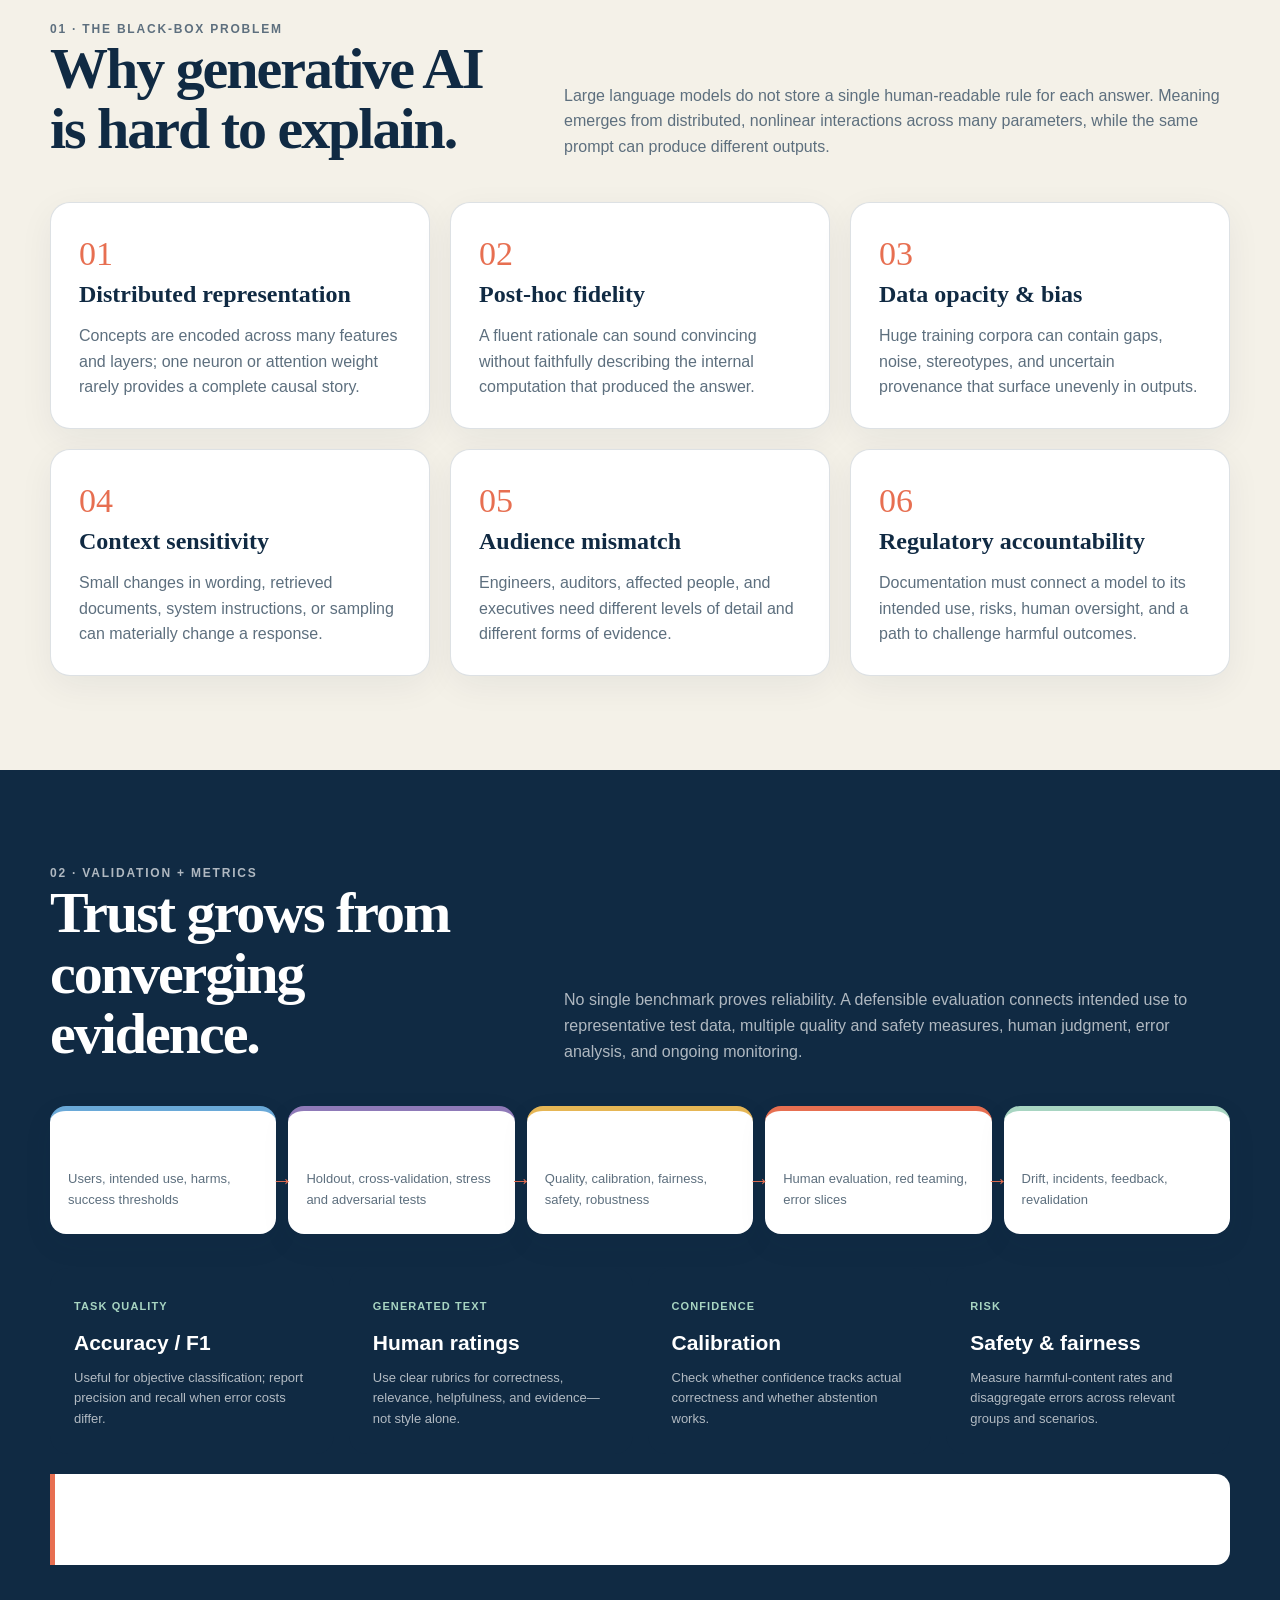
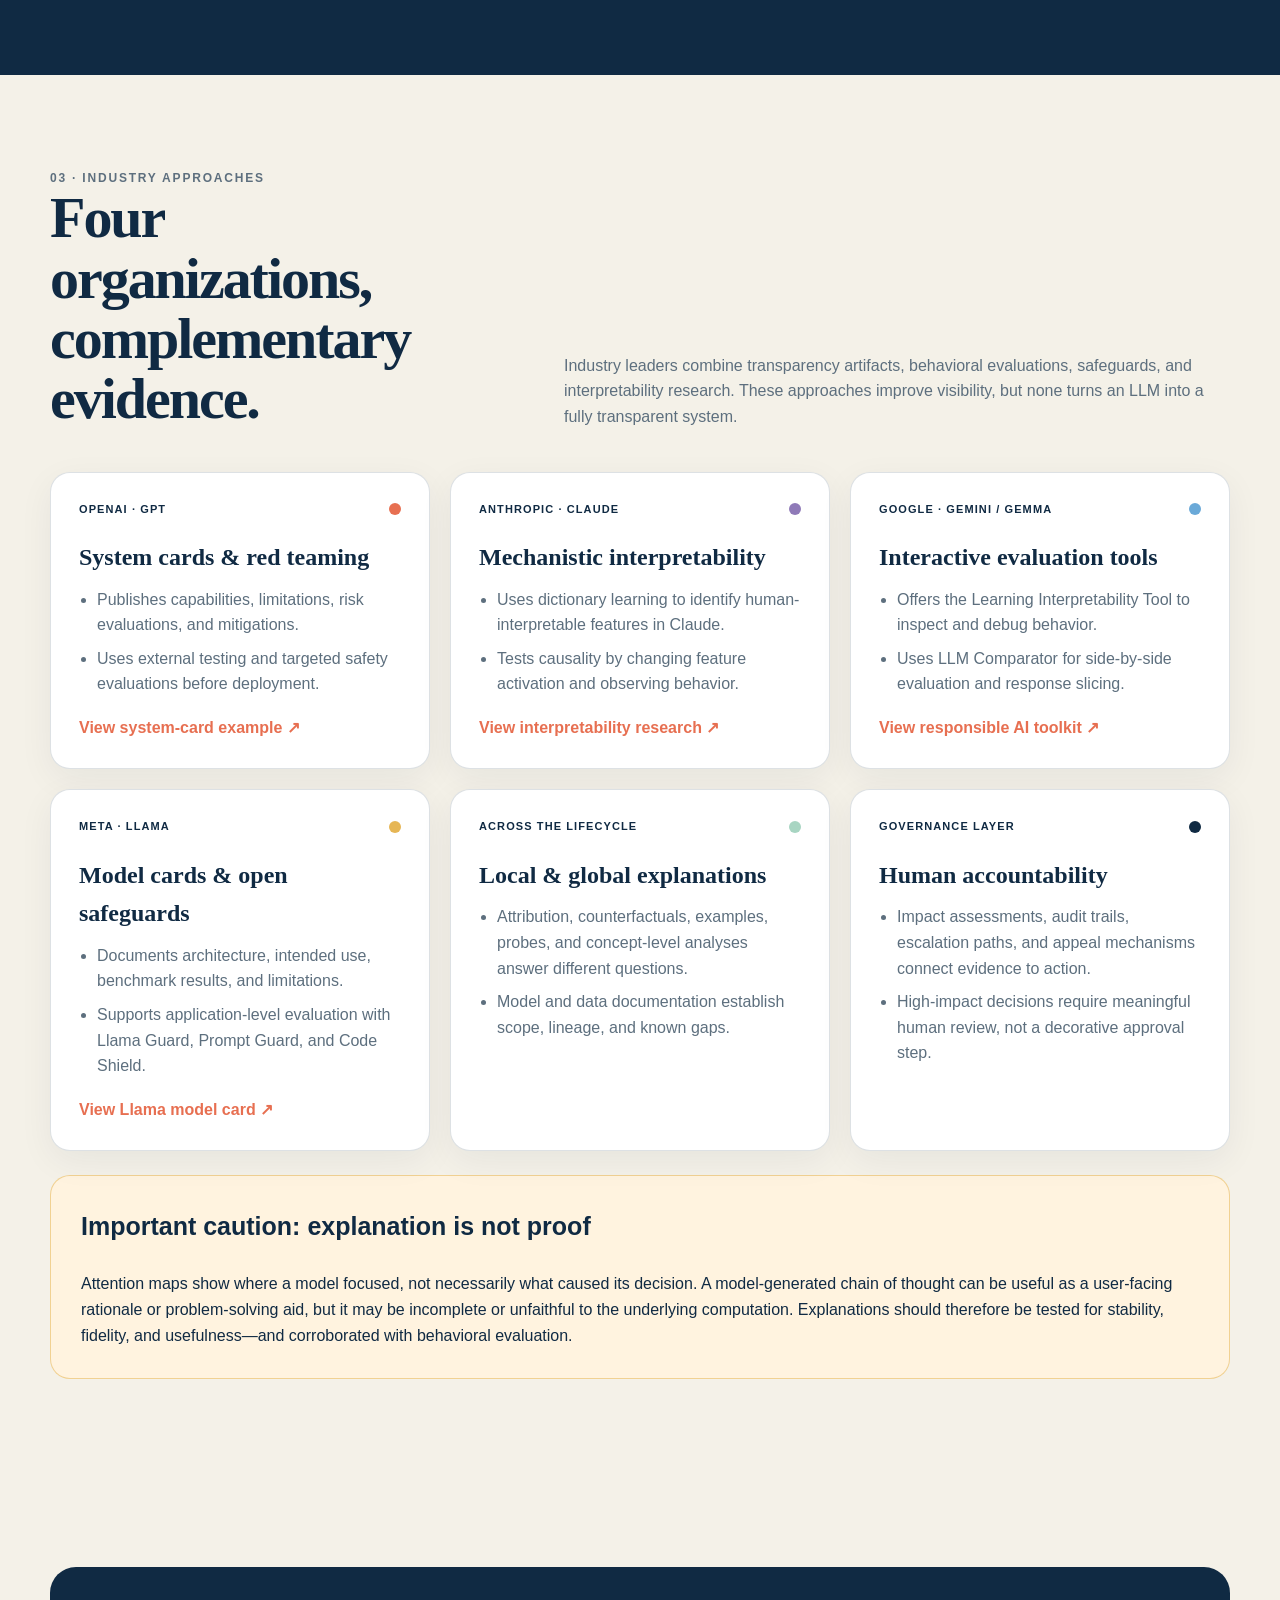
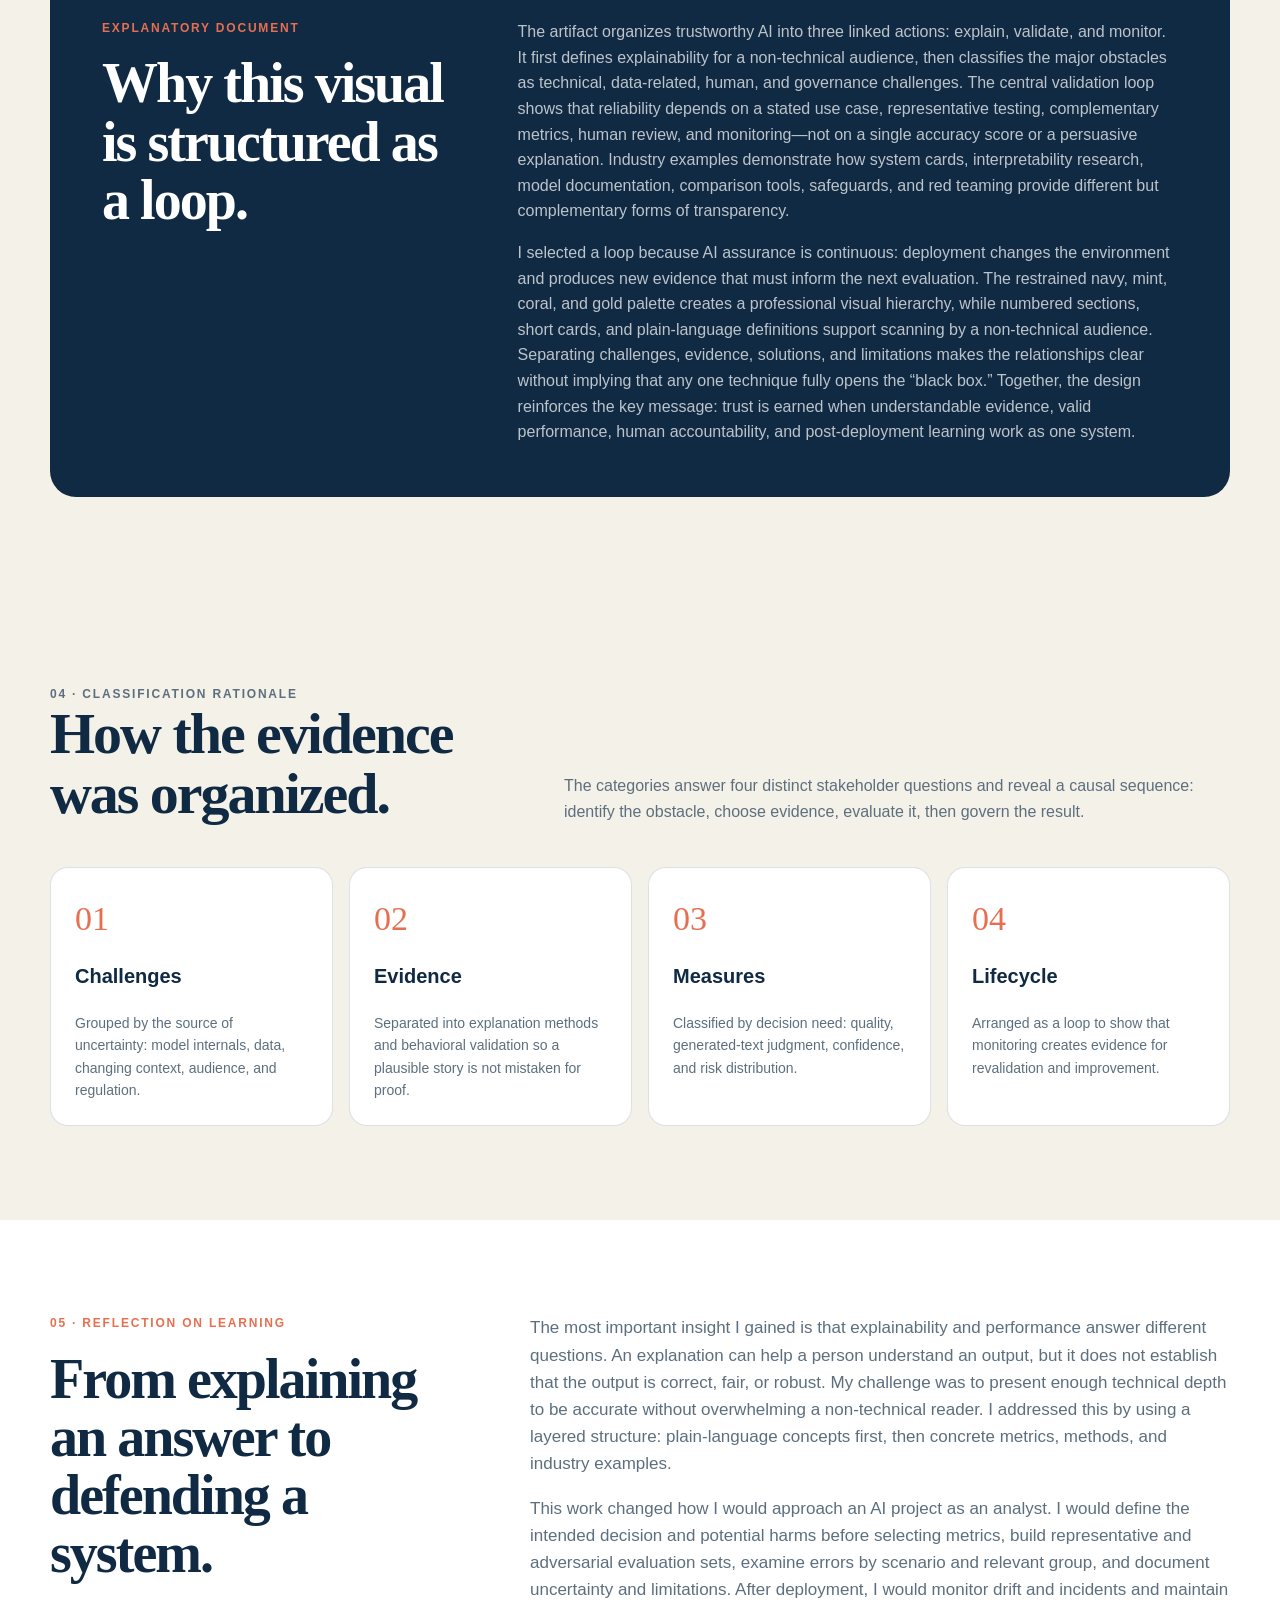
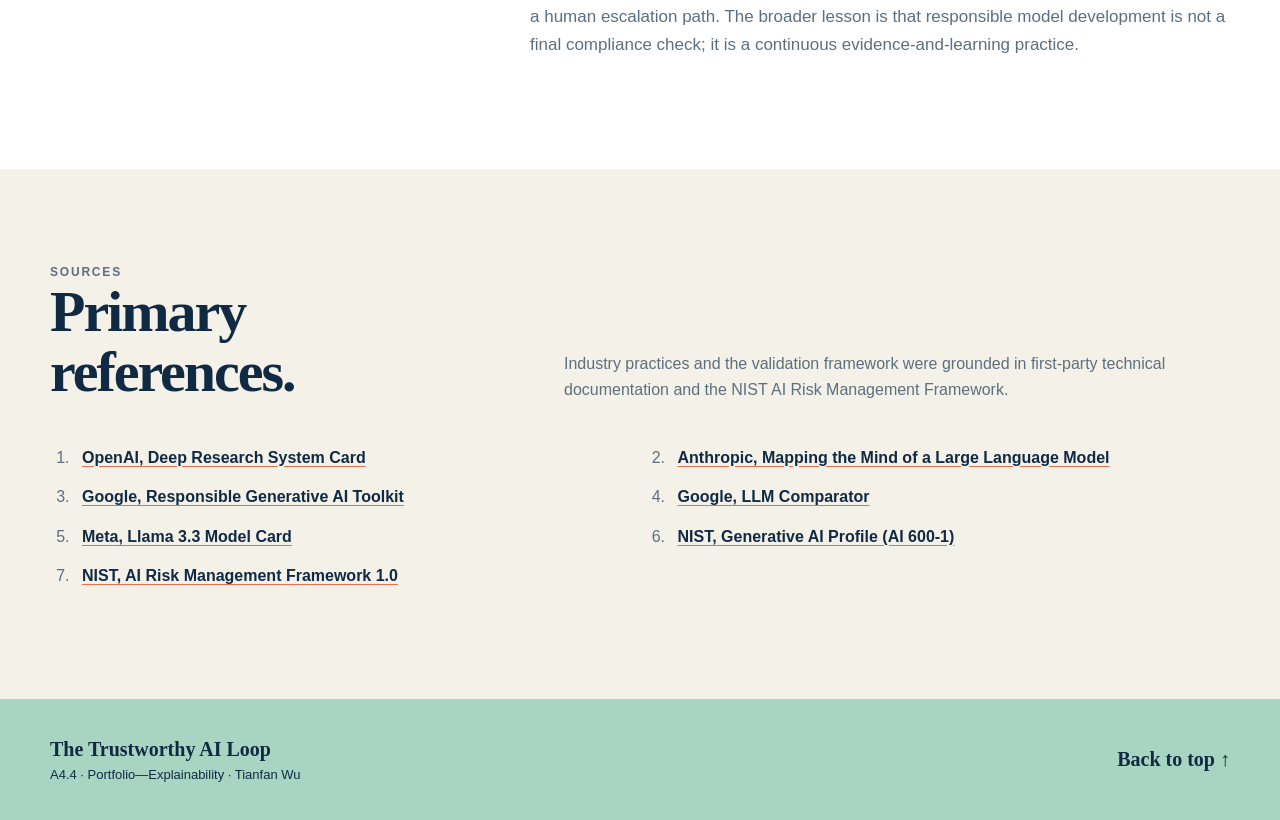
<file: explainable-ai.html>
<!doctype html><html lang="en"><head><meta charset="utf-8"><meta name="viewport" content="width=device-width,initial-scale=1"><meta name="description" content="A graduate portfolio artifact explaining how explainability, validation, metrics, and monitoring work together to support trustworthy generative AI."><title>The Trustworthy AI Loop | Tianfan Wu</title><link rel="stylesheet" href="portfolio.css"><style>
.xai-visual{display:grid;gap:14px}.xai-node{display:grid;grid-template-columns:52px 1fr;gap:15px;align-items:center;padding:16px;background:rgba(255,255,255,.07);border:1px solid rgba(255,255,255,.15);border-radius:16px}.xai-node b{width:52px;height:52px;display:grid;place-items:center;color:var(--ink);background:var(--mint);border-radius:50%;font-family:Georgia,serif;font-size:22px}.xai-node:nth-child(2) b{background:var(--gold)}.xai-node:nth-child(3) b{background:var(--coral)}.xai-node span{color:rgba(255,255,255,.7);font-size:13px}.arrow{text-align:center;color:var(--coral);font-size:24px;line-height:.7}
.definition{background:#fff}.definition-grid{display:grid;grid-template-columns:.8fr 1.2fr;gap:65px}.big-quote{padding:34px;color:#fff;background:var(--ink);border-radius:var(--radius);font-family:Georgia,serif;font-size:clamp(26px,4vw,42px);line-height:1.18}.big-quote em{color:var(--mint);font-style:normal}.prose{color:var(--muted);font-size:17px}.prose strong{color:var(--ink)}
.challenge{position:relative;padding-top:72px}.challenge:before{position:absolute;top:24px;left:28px;color:var(--coral);font-family:Georgia,serif;font-size:34px}.challenge:nth-child(1):before{content:"01"}.challenge:nth-child(2):before{content:"02"}.challenge:nth-child(3):before{content:"03"}.challenge:nth-child(4):before{content:"04"}.challenge:nth-child(5):before{content:"05"}.challenge:nth-child(6):before{content:"06"}
.trust-loop{display:grid;grid-template-columns:repeat(5,1fr);gap:12px;margin-top:42px}.loop-step{position:relative;padding:24px 18px;background:#fff;border-top:5px solid var(--blue);border-radius:16px;box-shadow:0 10px 30px rgba(16,42,67,.07)}.loop-step:nth-child(2){border-color:var(--purple)}.loop-step:nth-child(3){border-color:var(--gold)}.loop-step:nth-child(4){border-color:var(--coral)}.loop-step:nth-child(5){border-color:var(--mint)}.loop-step:not(:last-child):after{content:"→";position:absolute;z-index:2;top:42%;right:-17px;color:var(--coral);font-size:22px;font-weight:900}.loop-step b{display:block;margin-bottom:8px}.loop-step span{display:block;color:var(--muted);font-size:13px}
.metric-grid{display:grid;grid-template-columns:repeat(4,1fr);gap:15px}.metric{padding:24px;color:#fff;background:var(--ink);border-radius:18px}.metric .label{color:var(--mint);font-size:11px;font-weight:900;letter-spacing:.1em;text-transform:uppercase}.metric h3{margin:8px 0;font-size:21px}.metric p{margin:0;color:rgba(255,255,255,.68);font-size:13px}.metric-note{margin-top:20px;padding:20px 24px;background:#fff;border-left:5px solid var(--coral);border-radius:0 14px 14px 0}
.org-card{display:flex;min-height:290px;flex-direction:column}.org{display:flex;align-items:center;justify-content:space-between;gap:12px;margin-bottom:20px}.org span{font-size:11px;font-weight:900;letter-spacing:.1em;text-transform:uppercase}.org i{width:12px;height:12px;background:var(--coral);border-radius:50%}.org-card ul{margin:0;padding-left:18px;color:var(--muted)}.org-card li+li{margin-top:8px}.org-card a{margin-top:auto;padding-top:18px;color:var(--coral);font-weight:900}
.limits{padding:30px;background:#fff3df;border:1px solid rgba(230,182,85,.55);border-radius:20px}.limits h3{font-size:25px}.limits p:last-child{margin-bottom:0}
.doc{display:grid;grid-template-columns:.7fr 1.3fr;gap:60px;padding:52px;color:#fff;background:var(--ink);border-radius:var(--radius)}.doc h2{margin:0;font-size:clamp(36px,5vw,56px)}.doc-copy p{color:rgba(255,255,255,.72)}.doc-copy p:last-child{margin-bottom:0}
.process{counter-reset:step;display:grid;grid-template-columns:repeat(4,1fr);gap:16px}.process article{counter-increment:step;padding:24px;background:#fff;border:1px solid var(--line);border-radius:18px}.process article:before{content:"0" counter(step);display:block;margin-bottom:14px;color:var(--coral);font-family:Georgia,serif;font-size:34px}.process h3{font-size:20px}.process p{margin:0;color:var(--muted);font-size:14px}
.reflection{display:grid;grid-template-columns:.75fr 1.25fr;gap:60px}.reflection h2{font-size:clamp(36px,5vw,56px)}.reflection-copy{font-size:17px}.reflection-copy p{color:var(--muted)}
.refs ol{display:grid;grid-template-columns:1fr 1fr;gap:14px 35px;padding-left:24px}.refs li{padding-left:8px;color:var(--muted)}.refs a{color:var(--ink);font-weight:800;text-decoration:underline;text-decoration-color:var(--coral);text-underline-offset:3px}
@media(max-width:940px){.trust-loop{grid-template-columns:1fr}.loop-step:not(:last-child):after{content:"↓";top:auto;right:50%;bottom:-22px}.metric-grid,.process{grid-template-columns:1fr 1fr}}
@media(max-width:760px){.definition-grid,.doc,.reflection{grid-template-columns:1fr}.metric-grid,.process,.refs ol{grid-template-columns:1fr}.doc{padding:34px}}
</style></head>
<body><a class="skip" href="#main">Skip to main content</a><header><div class="page nav"><a class="brand" href="index.html"><span class="mark">TW</span><span>Tianfan Wu</span></a><nav aria-label="Artifact navigation"><a href="#challenges">Challenges</a><a href="#evidence">Evidence</a><a href="#solutions">Solutions</a><a href="#reflection">Reflection</a><a class="nav-pill" href="index.html">Portfolio</a></nav></div></header>
<main id="main"><section class="hero" id="top"><div class="page hero-grid"><div><p class="eyebrow">A4.4 · Portfolio artifact · Explainable AI</p><h1>The <em>Trustworthy AI</em> Loop</h1><p class="lead">A visual framework for understanding why an AI system answered, testing whether it works, and deciding whether it should be trusted in context.</p><div class="actions"><a class="button" href="#evidence">Follow the evidence</a><a class="button secondary" href="#explanation">Read the explanatory document</a></div></div><aside class="hero-card xai-visual" aria-label="Trustworthy AI framework"><div class="xai-node"><b>?</b><div><strong>Explain</strong><span>Reveal relevant inputs, patterns, limits, and uncertainty.</span></div></div><div class="arrow">↓</div><div class="xai-node"><b>✓</b><div><strong>Validate</strong><span>Test with representative, adversarial, and real-world cases.</span></div></div><div class="arrow">↓</div><div class="xai-node"><b>↻</b><div><strong>Monitor</strong><span>Track failures, drift, and impact after deployment.</span></div></div></aside></div></section>

<section class="definition"><div class="page definition-grid"><div class="big-quote">Explainable AI makes a system's behavior <em>understandable enough for a specific person to act responsibly.</em></div><div class="prose"><p><strong>Explainability is not a transcript of a model's hidden thoughts.</strong> It is evidence that helps a user understand what influenced an output, how confident the system is, where it can fail, and who remains accountable.</p><p>That evidence matters in healthcare, finance, law, education, and other high-impact settings because people must be able to question an output, detect bias, contest a decision, and choose appropriate human oversight. Transparency is therefore both a technical practice and a governance commitment.</p></div></div></section>

<section id="challenges"><div class="page"><div class="section-head"><div><p class="eyebrow">01 · The black-box problem</p><h2>Why generative AI is hard to explain.</h2></div><p>Large language models do not store a single human-readable rule for each answer. Meaning emerges from distributed, nonlinear interactions across many parameters, while the same prompt can produce different outputs.</p></div><div class="grid-3"><article class="card challenge"><h3>Distributed representation</h3><p>Concepts are encoded across many features and layers; one neuron or attention weight rarely provides a complete causal story.</p></article><article class="card challenge"><h3>Post-hoc fidelity</h3><p>A fluent rationale can sound convincing without faithfully describing the internal computation that produced the answer.</p></article><article class="card challenge"><h3>Data opacity &amp; bias</h3><p>Huge training corpora can contain gaps, noise, stereotypes, and uncertain provenance that surface unevenly in outputs.</p></article><article class="card challenge"><h3>Context sensitivity</h3><p>Small changes in wording, retrieved documents, system instructions, or sampling can materially change a response.</p></article><article class="card challenge"><h3>Audience mismatch</h3><p>Engineers, auditors, affected people, and executives need different levels of detail and different forms of evidence.</p></article><article class="card challenge"><h3>Regulatory accountability</h3><p>Documentation must connect a model to its intended use, risks, human oversight, and a path to challenge harmful outcomes.</p></article></div></div></section>

<section class="band" id="evidence"><div class="page"><div class="section-head"><div><p class="eyebrow">02 · Validation + metrics</p><h2>Trust grows from converging evidence.</h2></div><p>No single benchmark proves reliability. A defensible evaluation connects intended use to representative test data, multiple quality and safety measures, human judgment, error analysis, and ongoing monitoring.</p></div><div class="trust-loop" aria-label="Continuous validation loop"><div class="loop-step"><b>Define</b><span>Users, intended use, harms, success thresholds</span></div><div class="loop-step"><b>Validate</b><span>Holdout, cross-validation, stress and adversarial tests</span></div><div class="loop-step"><b>Measure</b><span>Quality, calibration, fairness, safety, robustness</span></div><div class="loop-step"><b>Review</b><span>Human evaluation, red teaming, error slices</span></div><div class="loop-step"><b>Monitor</b><span>Drift, incidents, feedback, revalidation</span></div></div><div class="metric-grid" style="margin-top:34px"><article class="metric"><span class="label">Task quality</span><h3>Accuracy / F1</h3><p>Useful for objective classification; report precision and recall when error costs differ.</p></article><article class="metric"><span class="label">Generated text</span><h3>Human ratings</h3><p>Use clear rubrics for correctness, relevance, helpfulness, and evidence—not style alone.</p></article><article class="metric"><span class="label">Confidence</span><h3>Calibration</h3><p>Check whether confidence tracks actual correctness and whether abstention works.</p></article><article class="metric"><span class="label">Risk</span><h3>Safety &amp; fairness</h3><p>Measure harmful-content rates and disaggregate errors across relevant groups and scenarios.</p></article></div><p class="metric-note"><strong>Interpret metrics in context:</strong> pair every number with its dataset, subgroup slices, uncertainty, threshold, test method, and known limitations. A high average can conceal a serious failure mode.</p></div></section>

<section id="solutions"><div class="page"><div class="section-head"><div><p class="eyebrow">03 · Industry approaches</p><h2>Four organizations, complementary evidence.</h2></div><p>Industry leaders combine transparency artifacts, behavioral evaluations, safeguards, and interpretability research. These approaches improve visibility, but none turns an LLM into a fully transparent system.</p></div><div class="grid-3"><article class="card org-card"><div class="org"><span>OpenAI · GPT</span><i></i></div><h3>System cards &amp; red teaming</h3><ul><li>Publishes capabilities, limitations, risk evaluations, and mitigations.</li><li>Uses external testing and targeted safety evaluations before deployment.</li></ul><a href="https://openai.com/index/deep-research-system-card/">View system-card example ↗</a></article><article class="card org-card"><div class="org"><span>Anthropic · Claude</span><i style="background:var(--purple)"></i></div><h3>Mechanistic interpretability</h3><ul><li>Uses dictionary learning to identify human-interpretable features in Claude.</li><li>Tests causality by changing feature activation and observing behavior.</li></ul><a href="https://www.anthropic.com/research/mapping-mind-language-model">View interpretability research ↗</a></article><article class="card org-card"><div class="org"><span>Google · Gemini / Gemma</span><i style="background:var(--blue)"></i></div><h3>Interactive evaluation tools</h3><ul><li>Offers the Learning Interpretability Tool to inspect and debug behavior.</li><li>Uses LLM Comparator for side-by-side evaluation and response slicing.</li></ul><a href="https://ai.google.dev/responsible/docs">View responsible AI toolkit ↗</a></article><article class="card org-card"><div class="org"><span>Meta · Llama</span><i style="background:var(--gold)"></i></div><h3>Model cards &amp; open safeguards</h3><ul><li>Documents architecture, intended use, benchmark results, and limitations.</li><li>Supports application-level evaluation with Llama Guard, Prompt Guard, and Code Shield.</li></ul><a href="https://github.com/meta-llama/llama-models/blob/main/models/llama3_3/MODEL_CARD.md">View Llama model card ↗</a></article><article class="card org-card"><div class="org"><span>Across the lifecycle</span><i style="background:var(--mint)"></i></div><h3>Local &amp; global explanations</h3><ul><li>Attribution, counterfactuals, examples, probes, and concept-level analyses answer different questions.</li><li>Model and data documentation establish scope, lineage, and known gaps.</li></ul></article><article class="card org-card"><div class="org"><span>Governance layer</span><i style="background:var(--ink)"></i></div><h3>Human accountability</h3><ul><li>Impact assessments, audit trails, escalation paths, and appeal mechanisms connect evidence to action.</li><li>High-impact decisions require meaningful human review, not a decorative approval step.</li></ul></article></div><div class="limits" style="margin-top:24px"><h3>Important caution: explanation is not proof</h3><p>Attention maps show where a model focused, not necessarily what caused its decision. A model-generated chain of thought can be useful as a user-facing rationale or problem-solving aid, but it may be incomplete or unfaithful to the underlying computation. Explanations should therefore be tested for stability, fidelity, and usefulness—and corroborated with behavioral evaluation.</p></div></div></section>

<section id="explanation"><div class="page doc"><div><p class="eyebrow">Explanatory document</p><h2>Why this visual is structured as a loop.</h2></div><div class="doc-copy"><p>The artifact organizes trustworthy AI into three linked actions: explain, validate, and monitor. It first defines explainability for a non-technical audience, then classifies the major obstacles as technical, data-related, human, and governance challenges. The central validation loop shows that reliability depends on a stated use case, representative testing, complementary metrics, human review, and monitoring—not on a single accuracy score or a persuasive explanation. Industry examples demonstrate how system cards, interpretability research, model documentation, comparison tools, safeguards, and red teaming provide different but complementary forms of transparency.</p><p>I selected a loop because AI assurance is continuous: deployment changes the environment and produces new evidence that must inform the next evaluation. The restrained navy, mint, coral, and gold palette creates a professional visual hierarchy, while numbered sections, short cards, and plain-language definitions support scanning by a non-technical audience. Separating challenges, evidence, solutions, and limitations makes the relationships clear without implying that any one technique fully opens the “black box.” Together, the design reinforces the key message: trust is earned when understandable evidence, valid performance, human accountability, and post-deployment learning work as one system.</p></div></div></section>

<section><div class="page"><div class="section-head"><div><p class="eyebrow">04 · Classification rationale</p><h2>How the evidence was organized.</h2></div><p>The categories answer four distinct stakeholder questions and reveal a causal sequence: identify the obstacle, choose evidence, evaluate it, then govern the result.</p></div><div class="process"><article><h3>Challenges</h3><p>Grouped by the source of uncertainty: model internals, data, changing context, audience, and regulation.</p></article><article><h3>Evidence</h3><p>Separated into explanation methods and behavioral validation so a plausible story is not mistaken for proof.</p></article><article><h3>Measures</h3><p>Classified by decision need: quality, generated-text judgment, confidence, and risk distribution.</p></article><article><h3>Lifecycle</h3><p>Arranged as a loop to show that monitoring creates evidence for revalidation and improvement.</p></article></div></div></section>

<section class="definition" id="reflection"><div class="page reflection"><div><p class="eyebrow">05 · Reflection on learning</p><h2>From explaining an answer to defending a system.</h2></div><div class="reflection-copy"><p>The most important insight I gained is that explainability and performance answer different questions. An explanation can help a person understand an output, but it does not establish that the output is correct, fair, or robust. My challenge was to present enough technical depth to be accurate without overwhelming a non-technical reader. I addressed this by using a layered structure: plain-language concepts first, then concrete metrics, methods, and industry examples.</p><p>This work changed how I would approach an AI project as an analyst. I would define the intended decision and potential harms before selecting metrics, build representative and adversarial evaluation sets, examine errors by scenario and relevant group, and document uncertainty and limitations. After deployment, I would monitor drift and incidents and maintain a human escalation path. The broader lesson is that responsible model development is not a final compliance check; it is a continuous evidence-and-learning practice.</p></div></div></section>

<section class="refs" id="references"><div class="page"><div class="section-head"><div><p class="eyebrow">Sources</p><h2>Primary references.</h2></div><p>Industry practices and the validation framework were grounded in first-party technical documentation and the NIST AI Risk Management Framework.</p></div><ol><li><a href="https://openai.com/index/deep-research-system-card/">OpenAI, Deep Research System Card</a></li><li><a href="https://www.anthropic.com/research/mapping-mind-language-model">Anthropic, Mapping the Mind of a Large Language Model</a></li><li><a href="https://ai.google.dev/responsible/docs">Google, Responsible Generative AI Toolkit</a></li><li><a href="https://ai.google.dev/responsible/docs/evaluation/llm_comparator">Google, LLM Comparator</a></li><li><a href="https://github.com/meta-llama/llama-models/blob/main/models/llama3_3/MODEL_CARD.md">Meta, Llama 3.3 Model Card</a></li><li><a href="https://www.nist.gov/publications/artificial-intelligence-risk-management-framework-generative-artificial-intelligence">NIST, Generative AI Profile (AI 600-1)</a></li><li><a href="https://nvlpubs.nist.gov/nistpubs/ai/NIST.AI.100-1.pdf">NIST, AI Risk Management Framework 1.0</a></li></ol></div></section></main>
<footer><div class="page footer-row"><p><strong>The Trustworthy AI Loop</strong><br>A4.4 · Portfolio—Explainability · Tianfan Wu</p><a href="#top"><strong>Back to top ↑</strong></a></div></footer>
</body></html>
</file>
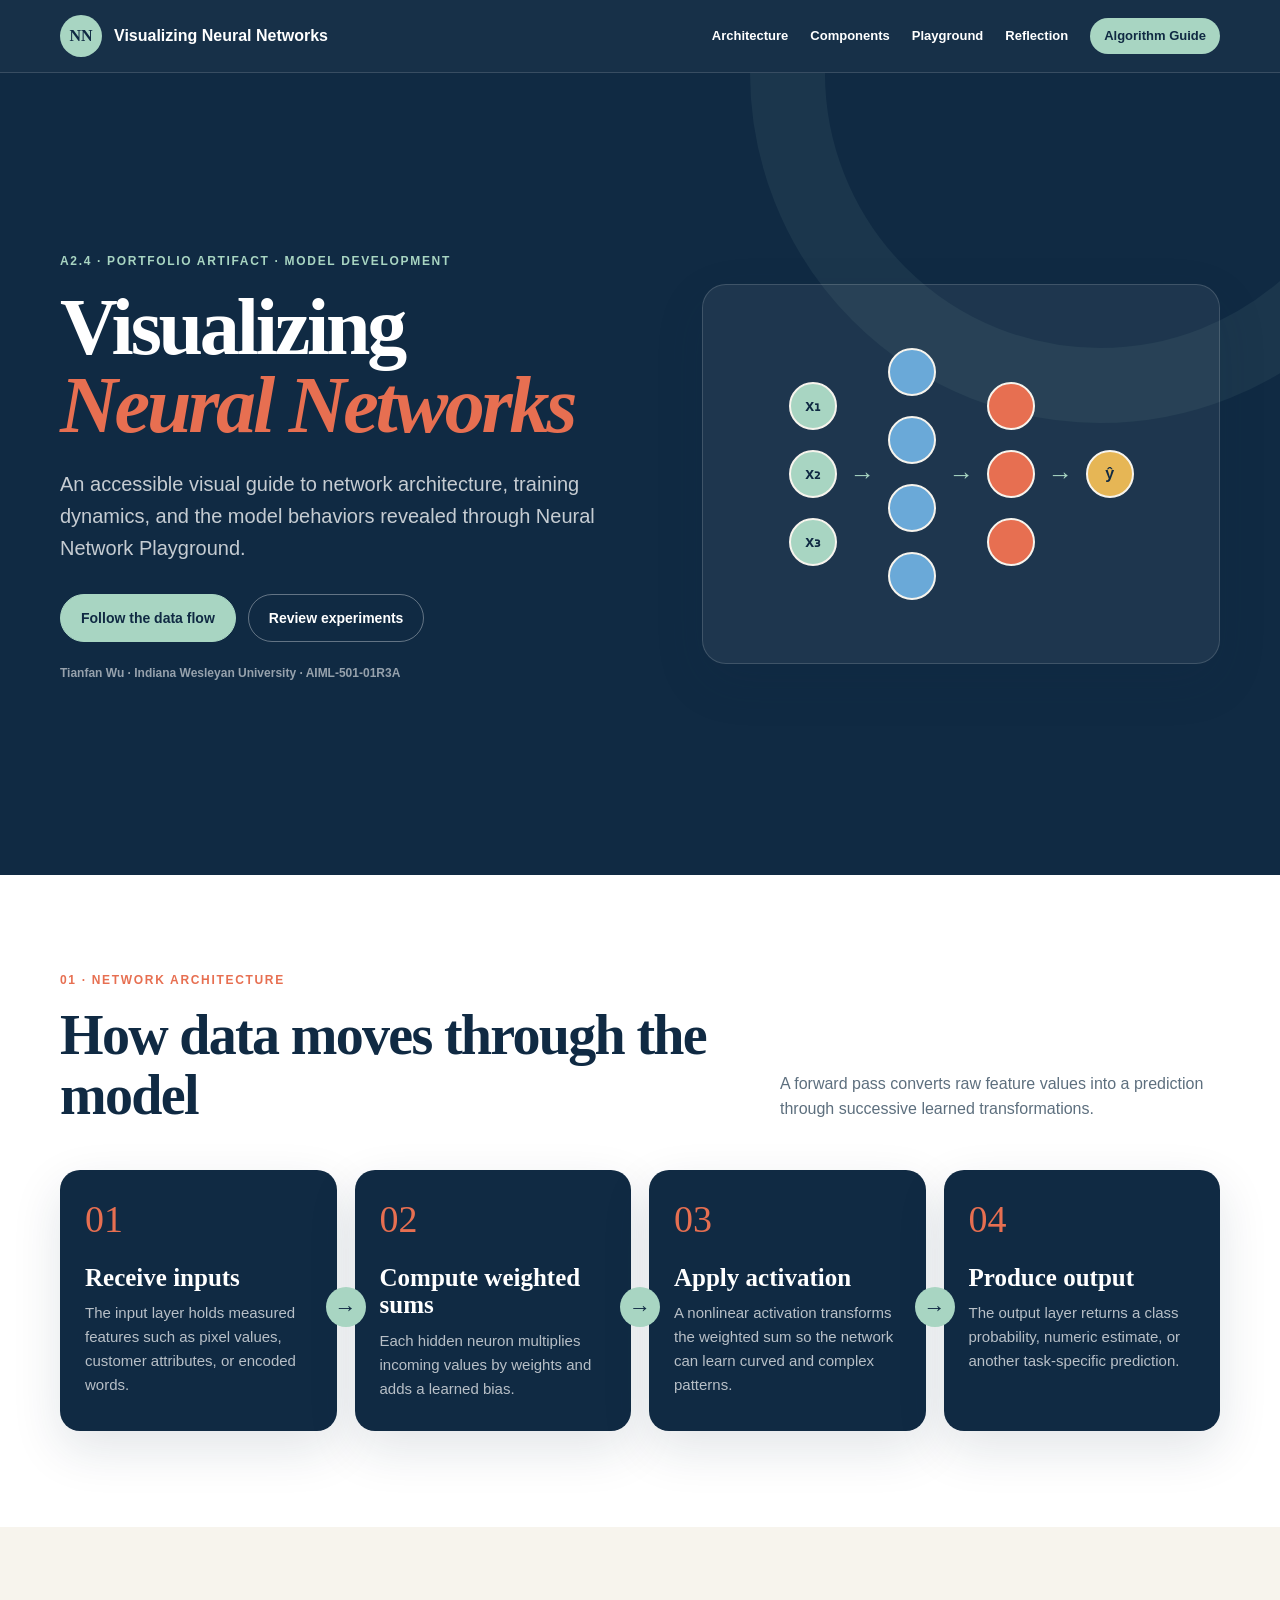
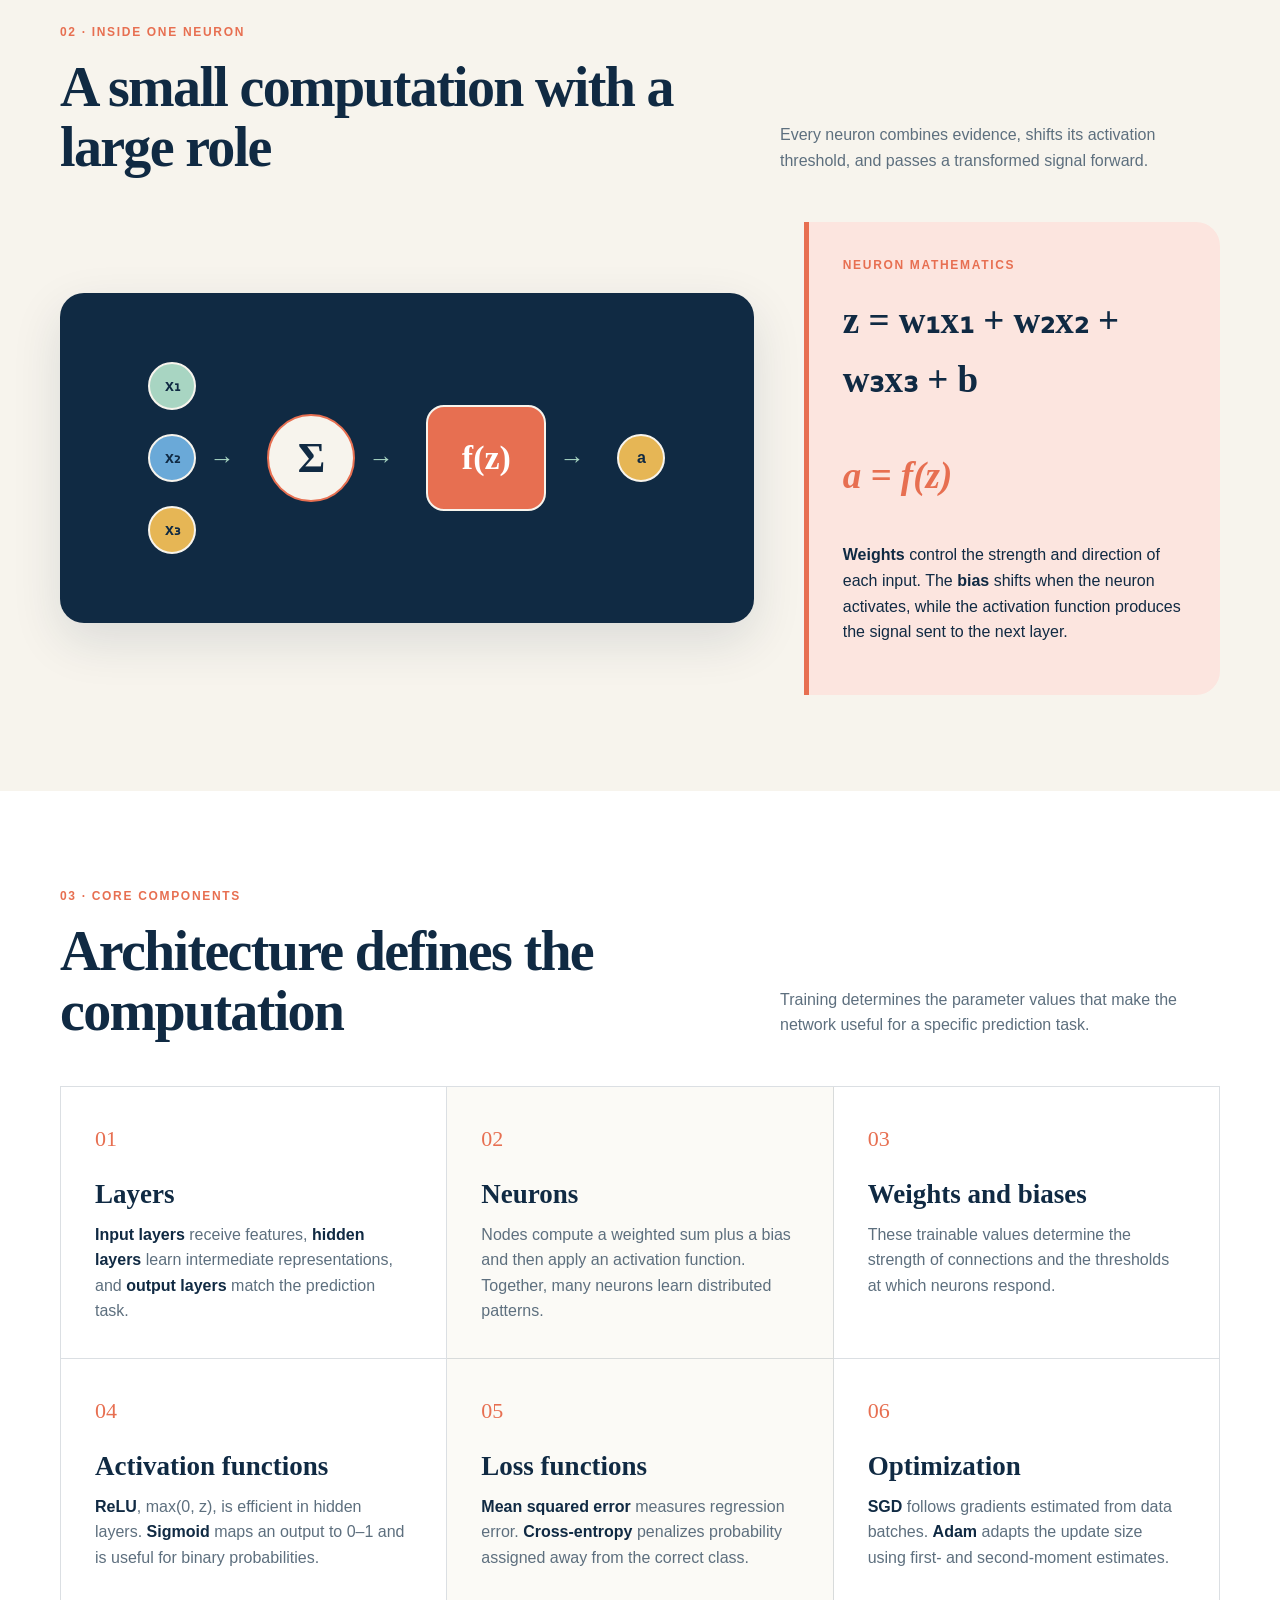
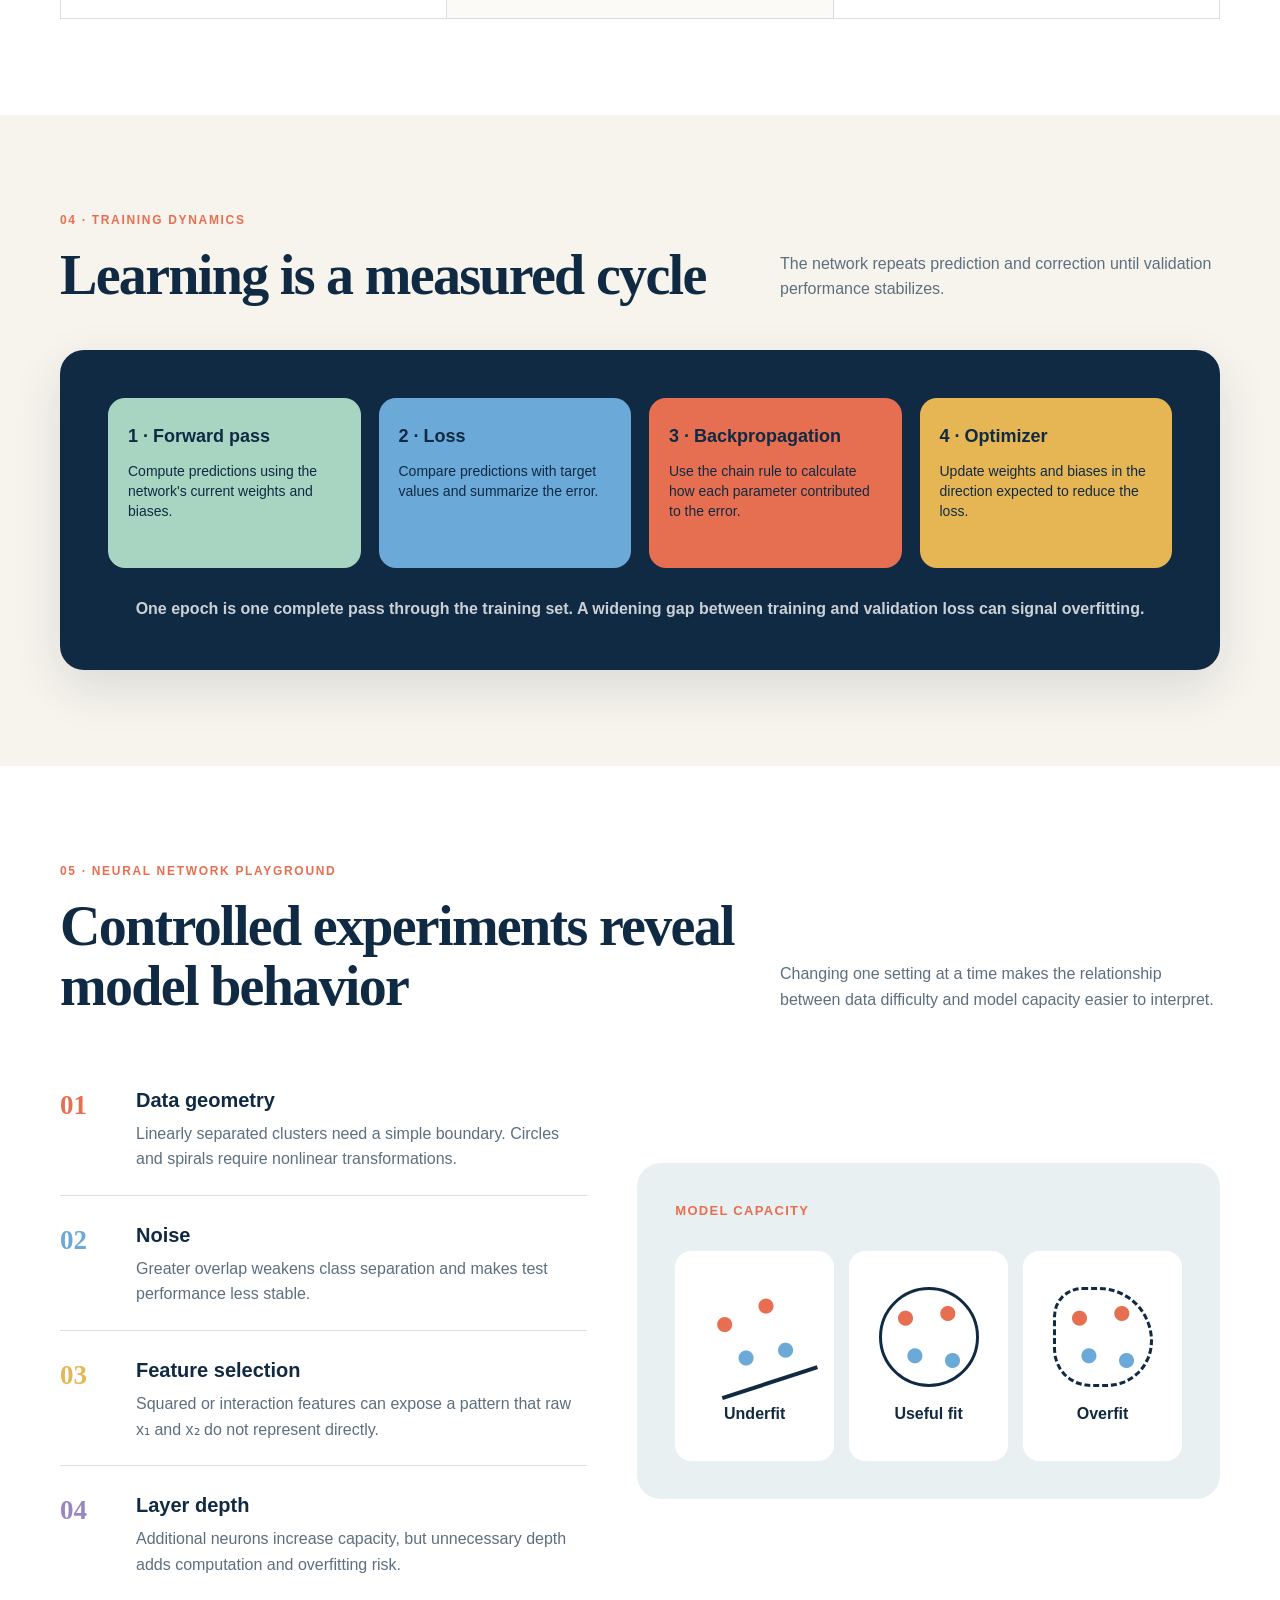
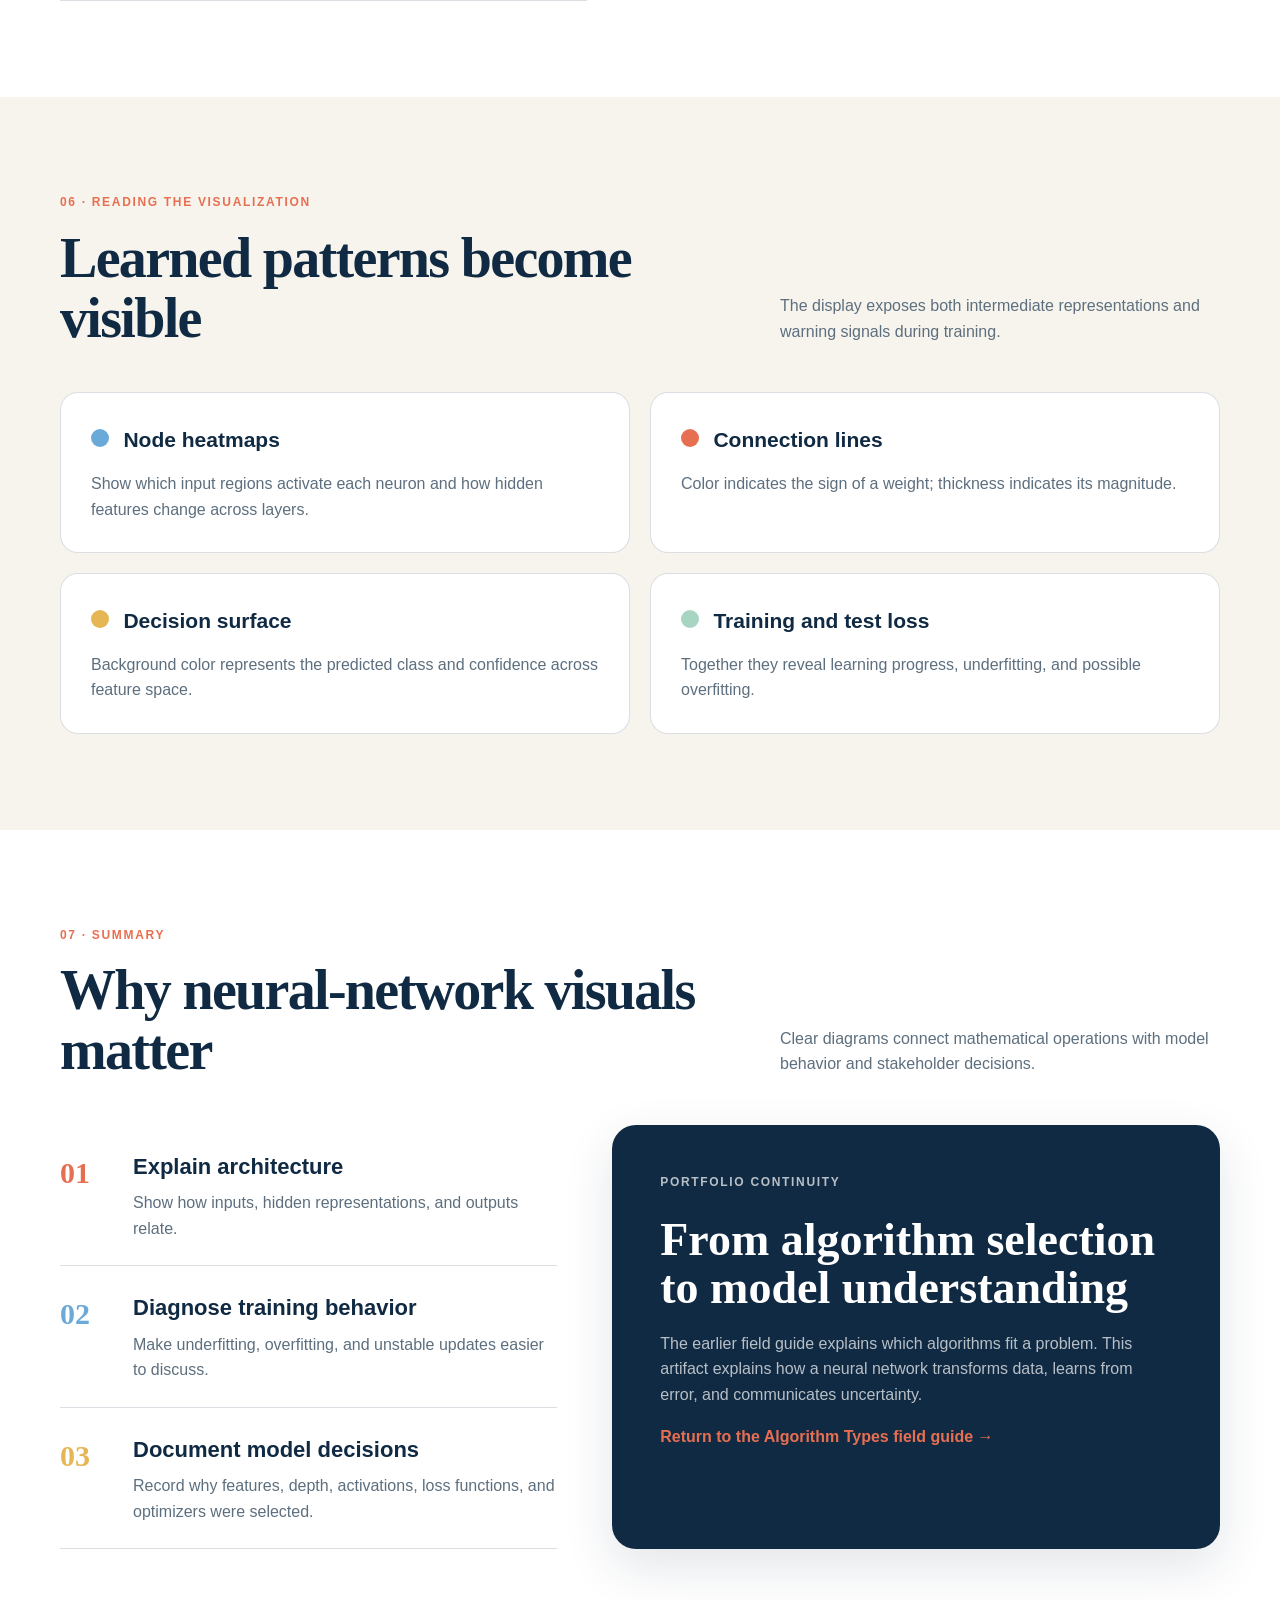
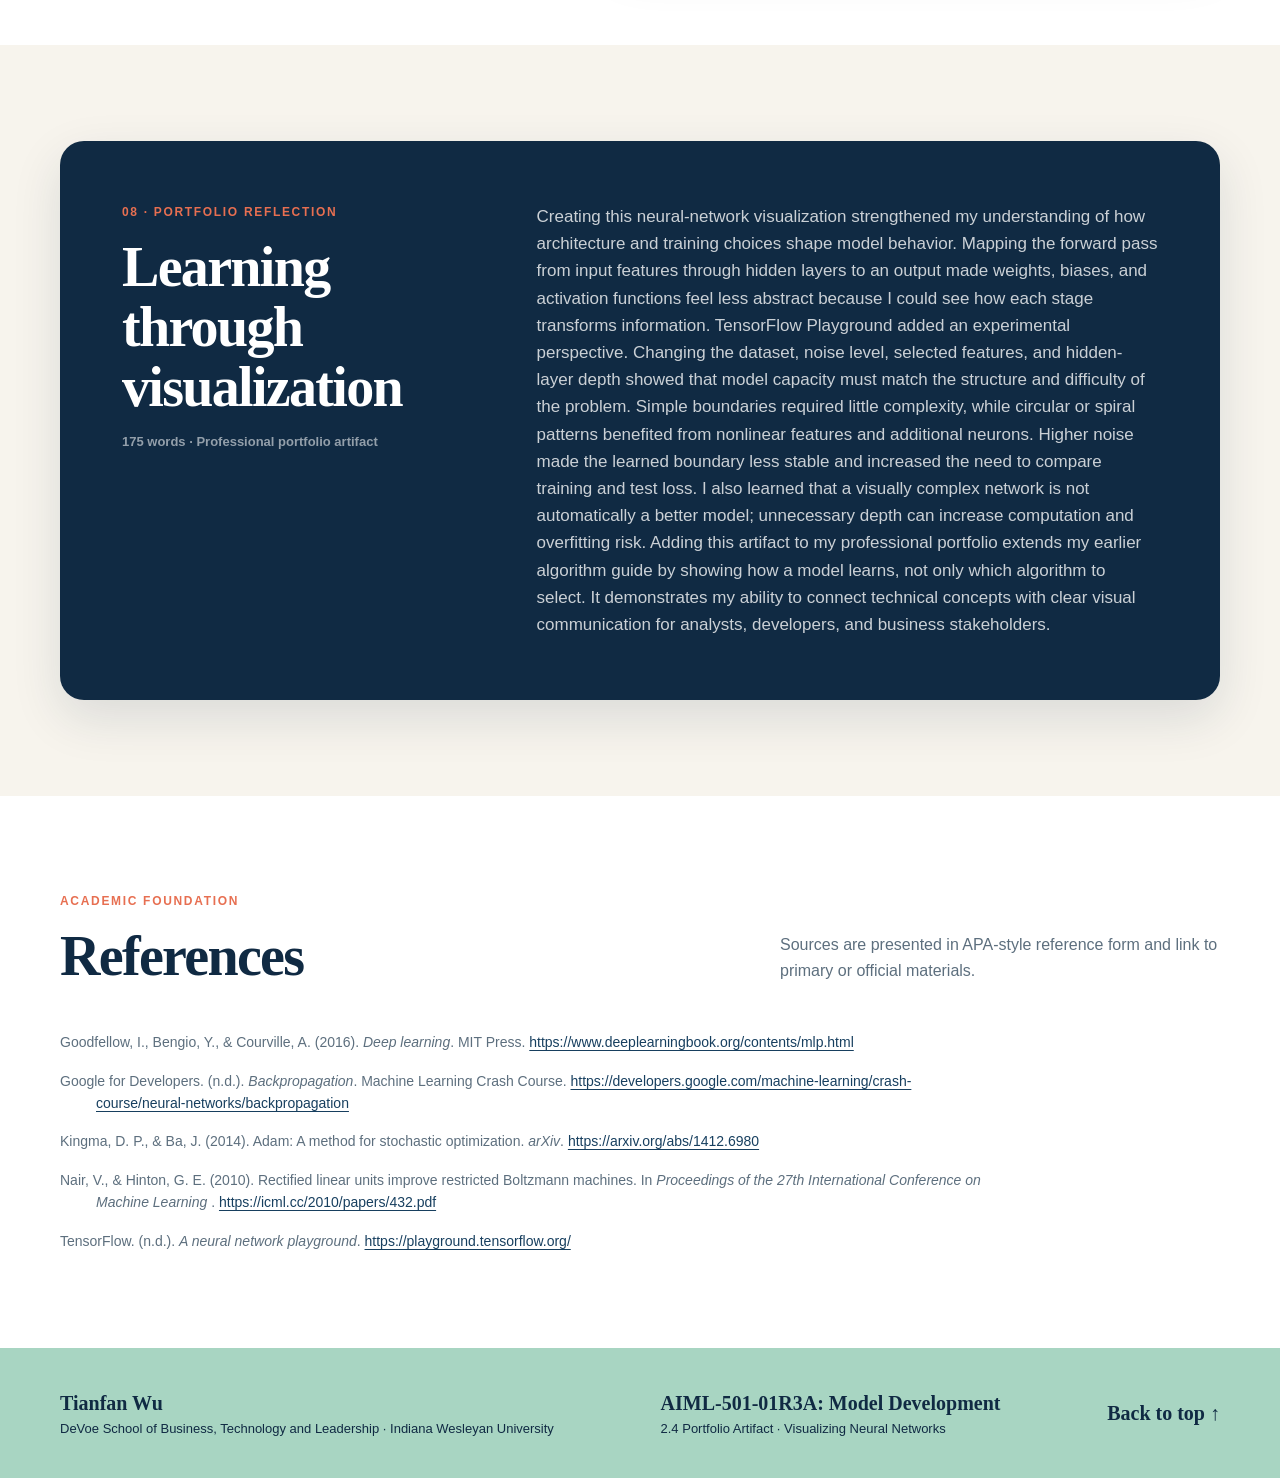
<file: visualizing-neural-networks.html>
<!DOCTYPE html>
<html lang="en">
<head>
  <meta charset="UTF-8">
  <meta name="viewport" content="width=device-width, initial-scale=1.0">

  <meta
    name="description"
    content="Tianfan Wu's Model Development portfolio artifact explaining neural-network architecture, training, and visualization."
  >

  <title>Visualizing Neural Networks | Tianfan Wu</title>

  <style>
    :root {
      --navy: #102a43;
      --navy-light: #173f5f;
      --paper: #f7f4ed;
      --white: #ffffff;
      --coral: #e76f51;
      --coral-light: #fce5df;
      --mint: #a8d5c2;
      --blue: #6aa9d8;
      --gold: #e6b655;
      --purple: #9985c1;
      --muted: #5d6f7e;
      --line: rgba(16, 42, 67, 0.15);
      --shadow: 0 18px 50px rgba(16, 42, 67, 0.12);
      --radius: 24px;
      --page: min(1160px, calc(100% - 36px));
    }

    * {
      box-sizing: border-box;
    }

    html {
      scroll-behavior: smooth;
      scroll-padding-top: 80px;
    }

    body {
      margin: 0;
      color: var(--navy);
      background: var(--paper);
      font-family: Arial, Helvetica, sans-serif;
      line-height: 1.6;
    }

    a {
      color: inherit;
      text-decoration: none;
    }

    h1,
    h2,
    h3,
    p {
      margin-top: 0;
    }

    .page {
      width: var(--page);
      margin-inline: auto;
    }

    .skip-link {
      position: fixed;
      top: 10px;
      left: 10px;
      z-index: 999;
      padding: 10px 14px;
      color: white;
      background: var(--navy);
      border-radius: 8px;
      transform: translateY(-150%);
    }

    .skip-link:focus {
      transform: translateY(0);
    }

    header {
      position: sticky;
      top: 0;
      z-index: 100;
      color: white;
      background: rgba(16, 42, 67, 0.97);
      border-bottom: 1px solid rgba(255, 255, 255, 0.14);
    }

    .header-inner {
      min-height: 72px;
      display: flex;
      align-items: center;
      justify-content: space-between;
      gap: 24px;
    }

    .brand {
      display: flex;
      align-items: center;
      gap: 12px;
      font-weight: 700;
    }

    .brand-mark {
      width: 42px;
      height: 42px;
      display: grid;
      place-items: center;
      color: var(--navy);
      background: var(--mint);
      border-radius: 50%;
      font-family: Georgia, "Times New Roman", serif;
      font-weight: 800;
    }

    nav {
      display: flex;
      align-items: center;
      gap: 22px;
      font-size: 13px;
      font-weight: 700;
    }

    nav a:hover {
      color: var(--mint);
    }

    .portfolio-link {
      padding: 8px 14px;
      color: var(--navy);
      background: var(--mint);
      border-radius: 999px;
    }

    .hero {
      position: relative;
      overflow: hidden;
      color: white;
      background: var(--navy);
    }

    .hero::after {
      content: "";
      position: absolute;
      width: 550px;
      height: 550px;
      top: -350px;
      right: -170px;
      border: 75px solid rgba(168, 213, 194, 0.07);
      border-radius: 50%;
    }

    .hero-grid {
      position: relative;
      z-index: 1;
      min-height: 610px;
      display: grid;
      grid-template-columns: 1.05fr 0.95fr;
      align-items: center;
      gap: 70px;
      padding-block: 80px;
    }

    .eyebrow,
    .kicker {
      margin-bottom: 16px;
      color: var(--coral);
      font-size: 12px;
      font-weight: 800;
      letter-spacing: 0.14em;
      text-transform: uppercase;
    }

    .hero .eyebrow {
      color: var(--mint);
    }

    .hero h1 {
      max-width: 720px;
      margin-bottom: 24px;
      font-family: Georgia, "Times New Roman", serif;
      font-size: clamp(48px, 7vw, 80px);
      line-height: 0.98;
      letter-spacing: -0.04em;
    }

    .hero h1 em {
      color: var(--coral);
    }

    .hero-intro {
      max-width: 650px;
      color: rgba(255, 255, 255, 0.76);
      font-size: 20px;
    }

    .button-row {
      display: flex;
      flex-wrap: wrap;
      gap: 12px;
      margin-top: 30px;
    }

    .button {
      display: inline-flex;
      min-height: 48px;
      align-items: center;
      padding: 0 20px;
      color: var(--navy);
      background: var(--mint);
      border: 1px solid var(--mint);
      border-radius: 999px;
      font-size: 14px;
      font-weight: 800;
    }

    .button.secondary {
      color: white;
      background: transparent;
      border-color: rgba(255, 255, 255, 0.35);
    }

    .byline {
      margin-top: 22px;
      color: rgba(255, 255, 255, 0.56);
      font-size: 12px;
      font-weight: 700;
    }

    .network-visual {
      display: grid;
      grid-template-columns: repeat(7, auto);
      align-items: center;
      justify-content: center;
      gap: 13px;
      min-height: 380px;
      padding: 30px;
      background: rgba(255, 255, 255, 0.06);
      border: 1px solid rgba(255, 255, 255, 0.15);
      border-radius: var(--radius);
      box-shadow: var(--shadow);
    }

    .layer {
      display: grid;
      gap: 20px;
    }

    .node {
      width: 48px;
      height: 48px;
      display: grid;
      place-items: center;
      color: var(--navy);
      border: 2px solid var(--paper);
      border-radius: 50%;
      font-weight: 800;
    }

    .input-node {
      background: var(--mint);
    }

    .hidden-one {
      background: var(--blue);
    }

    .hidden-two {
      background: var(--coral);
    }

    .output-node {
      background: var(--gold);
    }

    .arrow {
      color: var(--mint);
      font-size: 25px;
      font-weight: 900;
    }

    section {
      padding-block: 96px;
    }

    section:nth-of-type(even) {
      background: white;
    }

    h2 {
      margin-bottom: 0;
      font-family: Georgia, "Times New Roman", serif;
      font-size: clamp(36px, 5vw, 56px);
      line-height: 1.07;
      letter-spacing: -0.03em;
    }

    .section-heading {
      display: flex;
      align-items: end;
      justify-content: space-between;
      gap: 40px;
      margin-bottom: 44px;
    }

    .section-heading > p {
      max-width: 440px;
      margin-bottom: 4px;
      color: var(--muted);
    }

    .flow-grid,
    .training-grid {
      display: grid;
      grid-template-columns: repeat(4, 1fr);
      gap: 18px;
    }

    .flow-step {
      position: relative;
      min-height: 230px;
      padding: 30px 25px;
      color: white;
      background: var(--navy);
      border-radius: 20px;
      box-shadow: var(--shadow);
    }

    .flow-step:not(:last-child)::after {
      content: "→";
      position: absolute;
      top: 45%;
      right: -29px;
      z-index: 2;
      width: 40px;
      height: 40px;
      display: grid;
      place-items: center;
      color: var(--navy);
      background: var(--mint);
      border-radius: 50%;
      font-size: 22px;
      font-weight: 900;
    }

    .step-number {
      color: var(--coral);
      font-family: Georgia, serif;
      font-size: 38px;
      line-height: 1;
    }

    .flow-step h3 {
      margin: 24px 0 10px;
      font-family: Georgia, serif;
      font-size: 25px;
      line-height: 1.1;
    }

    .flow-step p {
      margin-bottom: 0;
      color: rgba(255, 255, 255, 0.7);
      font-size: 15px;
    }

    .neuron-grid {
      display: grid;
      grid-template-columns: 1.25fr 0.75fr;
      gap: 50px;
      align-items: center;
    }

    .neuron-diagram {
      display: grid;
      grid-template-columns: auto 45px auto 45px auto 45px auto;
      align-items: center;
      justify-content: center;
      gap: 13px;
      min-height: 330px;
      padding: 35px;
      color: white;
      background: var(--navy);
      border-radius: var(--radius);
      box-shadow: var(--shadow);
    }

    .inputs {
      display: grid;
      gap: 24px;
    }

    .math-node {
      width: 88px;
      height: 88px;
      display: grid;
      place-items: center;
      color: var(--navy);
      background: var(--paper);
      border: 2px solid var(--coral);
      border-radius: 50%;
      font-family: Georgia, serif;
      font-size: 42px;
      font-weight: 800;
    }

    .activation {
      min-width: 120px;
      padding: 24px;
      color: white;
      background: var(--coral);
      border: 2px solid var(--paper);
      border-radius: 18px;
      text-align: center;
      font-family: Georgia, serif;
      font-size: 34px;
      font-weight: 800;
    }

    .formula-card {
      padding: 34px;
      background: var(--coral-light);
      border-left: 5px solid var(--coral);
      border-radius: 0 var(--radius) var(--radius) 0;
    }

    .formula {
      color: var(--navy);
      font-family: Georgia, serif;
      font-size: clamp(26px, 3vw, 37px);
      font-weight: 700;
    }

    .formula.accent {
      color: var(--coral);
      font-style: italic;
    }

    .component-grid {
      display: grid;
      grid-template-columns: repeat(3, minmax(0, 1fr));
      border-top: 1px solid var(--line);
      border-left: 1px solid var(--line);
    }

    .component {
      min-height: 260px;
      padding: 34px;
      background: white;
      border-right: 1px solid var(--line);
      border-bottom: 1px solid var(--line);
    }

    .component:nth-child(2),
    .component:nth-child(5) {
      background: #fbfaf6;
    }

    .component .number {
      color: var(--coral);
      font-family: Georgia, serif;
      font-size: 22px;
    }

    .component h3 {
      margin: 24px 0 12px;
      font-family: Georgia, serif;
      font-size: 27px;
      line-height: 1.1;
    }

    .component p {
      margin-bottom: 0;
      color: var(--muted);
    }

    .component strong {
      color: var(--navy);
    }

    .training-panel {
      padding: 48px;
      color: white;
      background: var(--navy);
      border-radius: var(--radius);
      box-shadow: var(--shadow);
    }

    .training-step {
      position: relative;
      min-height: 170px;
      padding: 24px 20px;
      color: var(--navy);
      border-radius: 17px;
    }

    .training-step:nth-child(1) {
      background: var(--mint);
    }

    .training-step:nth-child(2) {
      background: var(--blue);
    }

    .training-step:nth-child(3) {
      background: var(--coral);
    }

    .training-step:nth-child(4) {
      background: var(--gold);
    }

    .training-step h3 {
      margin-bottom: 10px;
      font-size: 18px;
    }

    .training-step p {
      margin-bottom: 0;
      font-size: 14px;
      line-height: 1.45;
    }

    .training-note {
      margin: 28px 0 0;
      text-align: center;
      color: rgba(255, 255, 255, 0.78);
      font-weight: 700;
    }

    .experiment-grid {
      display: grid;
      grid-template-columns: 0.95fr 1.05fr;
      gap: 50px;
      align-items: center;
    }

    .experiment {
      display: grid;
      grid-template-columns: 58px 1fr;
      gap: 18px;
      padding: 23px 0;
      border-bottom: 1px solid var(--line);
    }

    .experiment > span {
      color: var(--coral);
      font-family: Georgia, serif;
      font-size: 27px;
      font-weight: 700;
    }

    .experiment:nth-child(2) > span {
      color: var(--blue);
    }

    .experiment:nth-child(3) > span {
      color: var(--gold);
    }

    .experiment:nth-child(4) > span {
      color: var(--purple);
    }

    .experiment h3 {
      margin-bottom: 5px;
      font-size: 20px;
    }

    .experiment p {
      margin-bottom: 0;
      color: var(--muted);
    }

    .capacity-card {
      padding: 38px;
      background: #e9f0f2;
      border-radius: var(--radius);
    }

    .capacity-card > p {
      color: var(--coral);
      font-size: 13px;
      font-weight: 800;
      letter-spacing: 0.1em;
      text-transform: uppercase;
    }

    .capacity-examples {
      display: grid;
      grid-template-columns: repeat(3, 1fr);
      gap: 15px;
      margin-top: 30px;
    }

    .capacity-example {
      min-height: 210px;
      display: grid;
      place-items: center;
      padding: 15px;
      background: white;
      border-radius: 16px;
      text-align: center;
    }

    .boundary {
      width: 100px;
      height: 100px;
      display: grid;
      place-items: center;
      color: white;
      background:
        radial-gradient(circle at 25% 30%, var(--coral) 0 7px, transparent 8px),
        radial-gradient(circle at 70% 25%, var(--coral) 0 7px, transparent 8px),
        radial-gradient(circle at 35% 70%, var(--blue) 0 7px, transparent 8px),
        radial-gradient(circle at 75% 75%, var(--blue) 0 7px, transparent 8px);
      border: 3px solid var(--navy);
      border-radius: 50%;
    }

    .capacity-example:first-child .boundary {
      border-radius: 0;
      border-width: 0 0 4px;
      transform: rotate(-18deg);
    }

    .capacity-example:last-child .boundary {
      border-style: dashed;
      border-radius: 35% 65% 55% 45%;
    }

    .capacity-example strong {
      display: block;
      margin-top: 14px;
    }

    .legend-grid {
      display: grid;
      grid-template-columns: repeat(2, 1fr);
      gap: 20px;
    }

    .legend-item {
      padding: 30px;
      background: white;
      border: 1px solid var(--line);
      border-radius: 18px;
    }

    .legend-dot {
      width: 18px;
      height: 18px;
      display: inline-block;
      margin-right: 10px;
      background: var(--blue);
      border-radius: 50%;
    }

    .legend-item:nth-child(2) .legend-dot {
      background: var(--coral);
    }

    .legend-item:nth-child(3) .legend-dot {
      background: var(--gold);
    }

    .legend-item:nth-child(4) .legend-dot {
      background: var(--mint);
    }

    .legend-item h3 {
      display: inline;
      font-size: 21px;
    }

    .legend-item p {
      margin: 14px 0 0;
      color: var(--muted);
    }

    .summary-grid {
      display: grid;
      grid-template-columns: 0.9fr 1.1fr;
      gap: 55px;
    }

    .summary-point {
      display: grid;
      grid-template-columns: 55px 1fr;
      gap: 18px;
      padding: 24px 0;
      border-bottom: 1px solid var(--line);
    }

    .summary-point > span {
      color: var(--coral);
      font-family: Georgia, serif;
      font-size: 30px;
      font-weight: 700;
    }

    .summary-point:nth-child(2) > span {
      color: var(--blue);
    }

    .summary-point:nth-child(3) > span {
      color: var(--gold);
    }

    .summary-point h3 {
      margin-bottom: 6px;
      font-size: 22px;
    }

    .summary-point p {
      margin-bottom: 0;
      color: var(--muted);
    }

    .continuity-card {
      padding: 48px;
      color: white;
      background: var(--navy);
      border-radius: var(--radius);
      box-shadow: var(--shadow);
    }

    .continuity-card h3 {
      margin: 24px 0 18px;
      font-family: Georgia, serif;
      font-size: clamp(32px, 4vw, 46px);
      line-height: 1.05;
    }

    .continuity-card p {
      color: rgba(255, 255, 255, 0.7);
    }

    .continuity-card a {
      color: var(--coral);
      font-weight: 800;
    }

    .reflection-box {
      display: grid;
      grid-template-columns: 0.72fr 1.28fr;
      gap: 65px;
      padding: 62px;
      color: white;
      background: var(--navy);
      border-radius: var(--radius);
      box-shadow: var(--shadow);
    }

    .reflection-box h2 {
      margin-bottom: 14px;
    }

    .reflection-meta {
      color: rgba(255, 255, 255, 0.55);
      font-size: 13px;
      font-weight: 700;
    }

    .reflection-copy {
      margin-bottom: 0;
      color: rgba(255, 255, 255, 0.78);
      font-size: 17px;
    }

    .references {
      background: white;
    }

    .reference-list {
      max-width: 930px;
      display: grid;
      gap: 16px;
      color: var(--muted);
      font-size: 14px;
    }

    .reference-list p {
      margin-bottom: 0;
      padding-left: 36px;
      text-indent: -36px;
    }

    .reference-list a {
      color: var(--navy-light);
      text-decoration: underline;
      text-underline-offset: 3px;
    }

    footer {
      color: var(--navy);
      background: var(--mint);
    }

    .footer-inner {
      min-height: 130px;
      display: flex;
      align-items: center;
      justify-content: space-between;
      gap: 30px;
      padding-block: 26px;
    }

    footer p {
      margin-bottom: 0;
      font-size: 13px;
    }

    footer strong {
      font-family: Georgia, serif;
      font-size: 20px;
    }

    :focus-visible {
      outline: 3px solid var(--gold);
      outline-offset: 4px;
    }

    @media (max-width: 900px) {
      .hero-grid,
      .neuron-grid,
      .experiment-grid,
      .summary-grid,
      .reflection-box {
        grid-template-columns: 1fr;
      }

      .flow-grid,
      .training-grid,
      .component-grid {
        grid-template-columns: repeat(2, 1fr);
      }
    }

    @media (max-width: 660px) {
      :root {
        --page: min(100% - 26px, 1160px);
      }

      nav a:not(.portfolio-link) {
        display: none;
      }

      .hero-grid {
        min-height: auto;
        padding-block: 58px;
      }

      section {
        padding-block: 72px;
      }

      .section-heading {
        align-items: start;
        flex-direction: column;
      }

      .flow-grid,
      .training-grid,
      .component-grid,
      .legend-grid,
      .capacity-examples {
        grid-template-columns: 1fr;
      }

      .flow-step:not(:last-child)::after {
        display: none;
      }

      .network-visual {
        transform: scale(0.86);
      }

      .training-panel,
      .reflection-box,
      .continuity-card {
        padding: 30px 24px;
      }

      .footer-inner {
        align-items: start;
        flex-direction: column;
      }
    }

    @media print {
      header,
      .button-row,
      footer {
        display: none;
      }

      .hero,
      .training-panel,
      .continuity-card,
      .reflection-box {
        color: black;
        background: white;
        border: 1px solid #aaa;
        box-shadow: none;
      }
    }
  </style>
</head>

<body>
  <a class="skip-link" href="#main">Skip to main content</a>

  <header>
    <div class="page header-inner">
      <a class="brand" href="#top">
        <span class="brand-mark">NN</span>
        <span>Visualizing Neural Networks</span>
      </a>

      <nav aria-label="Primary navigation">
        <a href="#architecture">Architecture</a>
        <a href="#components">Components</a>
        <a href="#playground">Playground</a>
        <a href="#reflection">Reflection</a>
        <a class="portfolio-link" href="index.html">Algorithm Guide</a>
      </nav>
    </div>
  </header>

  <main id="main">
    <section class="hero" id="top">
      <div class="page hero-grid">
        <div>
          <p class="eyebrow">
            A2.4 · Portfolio Artifact · Model Development
          </p>

          <h1>Visualizing <em>Neural Networks</em></h1>

          <p class="hero-intro">
            An accessible visual guide to network architecture, training
            dynamics, and the model behaviors revealed through Neural Network
            Playground.
          </p>

          <div class="button-row">
            <a class="button" href="#architecture">Follow the data flow</a>
            <a class="button secondary" href="#playground">
              Review experiments
            </a>
          </div>

          <p class="byline">
            Tianfan Wu · Indiana Wesleyan University · AIML-501-01R3A
          </p>
        </div>

        <div
          class="network-visual"
          role="img"
          aria-label="Three input nodes pass data through two hidden layers to an output node"
        >
          <div class="layer">
            <span class="node input-node">x₁</span>
            <span class="node input-node">x₂</span>
            <span class="node input-node">x₃</span>
          </div>

          <span class="arrow">→</span>

          <div class="layer">
            <span class="node hidden-one"></span>
            <span class="node hidden-one"></span>
            <span class="node hidden-one"></span>
            <span class="node hidden-one"></span>
          </div>

          <span class="arrow">→</span>

          <div class="layer">
            <span class="node hidden-two"></span>
            <span class="node hidden-two"></span>
            <span class="node hidden-two"></span>
          </div>

          <span class="arrow">→</span>

          <div class="layer">
            <span class="node output-node">ŷ</span>
          </div>
        </div>
      </div>
    </section>

    <section id="architecture">
      <div class="page">
        <div class="section-heading">
          <div>
            <p class="kicker">01 · Network architecture</p>
            <h2>How data moves through the model</h2>
          </div>

          <p>
            A forward pass converts raw feature values into a prediction
            through successive learned transformations.
          </p>
        </div>

        <div class="flow-grid">
          <article class="flow-step">
            <span class="step-number">01</span>
            <h3>Receive inputs</h3>
            <p>
              The input layer holds measured features such as pixel values,
              customer attributes, or encoded words.
            </p>
          </article>

          <article class="flow-step">
            <span class="step-number">02</span>
            <h3>Compute weighted sums</h3>
            <p>
              Each hidden neuron multiplies incoming values by weights and
              adds a learned bias.
            </p>
          </article>

          <article class="flow-step">
            <span class="step-number">03</span>
            <h3>Apply activation</h3>
            <p>
              A nonlinear activation transforms the weighted sum so the
              network can learn curved and complex patterns.
            </p>
          </article>

          <article class="flow-step">
            <span class="step-number">04</span>
            <h3>Produce output</h3>
            <p>
              The output layer returns a class probability, numeric estimate,
              or another task-specific prediction.
            </p>
          </article>
        </div>
      </div>
    </section>

    <section id="neuron">
      <div class="page">
        <div class="section-heading">
          <div>
            <p class="kicker">02 · Inside one neuron</p>
            <h2>A small computation with a large role</h2>
          </div>

          <p>
            Every neuron combines evidence, shifts its activation threshold,
            and passes a transformed signal forward.
          </p>
        </div>

        <div class="neuron-grid">
          <div
            class="neuron-diagram"
            role="img"
            aria-label="Weighted inputs enter a summation node, activation function, and output"
          >
            <div class="inputs">
              <span class="node input-node">x₁</span>
              <span class="node hidden-one">x₂</span>
              <span class="node output-node">x₃</span>
            </div>

            <span class="arrow">→</span>
            <span class="math-node">Σ</span>
            <span class="arrow">→</span>
            <span class="activation">f(z)</span>
            <span class="arrow">→</span>
            <span class="node output-node">a</span>
          </div>

          <aside class="formula-card">
            <p class="kicker">Neuron mathematics</p>

            <p class="formula">
              z = w₁x₁ + w₂x₂ + w₃x₃ + b
            </p>

            <p class="formula accent">a = f(z)</p>

            <p>
              <strong>Weights</strong> control the strength and direction of
              each input. The <strong>bias</strong> shifts when the neuron
              activates, while the activation function produces the signal
              sent to the next layer.
            </p>
          </aside>
        </div>
      </div>
    </section>

    <section id="components">
      <div class="page">
        <div class="section-heading">
          <div>
            <p class="kicker">03 · Core components</p>
            <h2>Architecture defines the computation</h2>
          </div>

          <p>
            Training determines the parameter values that make the network
            useful for a specific prediction task.
          </p>
        </div>

        <div class="component-grid">
          <article class="component">
            <span class="number">01</span>
            <h3>Layers</h3>
            <p>
              <strong>Input layers</strong> receive features,
              <strong>hidden layers</strong> learn intermediate
              representations, and <strong>output layers</strong> match the
              prediction task.
            </p>
          </article>

          <article class="component">
            <span class="number">02</span>
            <h3>Neurons</h3>
            <p>
              Nodes compute a weighted sum plus a bias and then apply an
              activation function. Together, many neurons learn distributed
              patterns.
            </p>
          </article>

          <article class="component">
            <span class="number">03</span>
            <h3>Weights and biases</h3>
            <p>
              These trainable values determine the strength of connections
              and the thresholds at which neurons respond.
            </p>
          </article>

          <article class="component">
            <span class="number">04</span>
            <h3>Activation functions</h3>
            <p>
              <strong>ReLU</strong>, max(0, z), is efficient in hidden layers.
              <strong>Sigmoid</strong> maps an output to 0–1 and is useful for
              binary probabilities.
            </p>
          </article>

          <article class="component">
            <span class="number">05</span>
            <h3>Loss functions</h3>
            <p>
              <strong>Mean squared error</strong> measures regression error.
              <strong>Cross-entropy</strong> penalizes probability assigned
              away from the correct class.
            </p>
          </article>

          <article class="component">
            <span class="number">06</span>
            <h3>Optimization</h3>
            <p>
              <strong>SGD</strong> follows gradients estimated from data
              batches. <strong>Adam</strong> adapts the update size using
              first- and second-moment estimates.
            </p>
          </article>
        </div>
      </div>
    </section>

    <section id="training">
      <div class="page">
        <div class="section-heading">
          <div>
            <p class="kicker">04 · Training dynamics</p>
            <h2>Learning is a measured cycle</h2>
          </div>

          <p>
            The network repeats prediction and correction until validation
            performance stabilizes.
          </p>
        </div>

        <div class="training-panel">
          <div class="training-grid">
            <article class="training-step">
              <h3>1 · Forward pass</h3>
              <p>
                Compute predictions using the network's current weights and
                biases.
              </p>
            </article>

            <article class="training-step">
              <h3>2 · Loss</h3>
              <p>
                Compare predictions with target values and summarize the
                error.
              </p>
            </article>

            <article class="training-step">
              <h3>3 · Backpropagation</h3>
              <p>
                Use the chain rule to calculate how each parameter contributed
                to the error.
              </p>
            </article>

            <article class="training-step">
              <h3>4 · Optimizer</h3>
              <p>
                Update weights and biases in the direction expected to reduce
                the loss.
              </p>
            </article>
          </div>

          <p class="training-note">
            One epoch is one complete pass through the training set. A widening
            gap between training and validation loss can signal overfitting.
          </p>
        </div>
      </div>
    </section>

    <section id="playground">
      <div class="page">
        <div class="section-heading">
          <div>
            <p class="kicker">05 · Neural Network Playground</p>
            <h2>Controlled experiments reveal model behavior</h2>
          </div>

          <p>
            Changing one setting at a time makes the relationship between data
            difficulty and model capacity easier to interpret.
          </p>
        </div>

        <div class="experiment-grid">
          <div>
            <article class="experiment">
              <span>01</span>
              <div>
                <h3>Data geometry</h3>
                <p>
                  Linearly separated clusters need a simple boundary. Circles
                  and spirals require nonlinear transformations.
                </p>
              </div>
            </article>

            <article class="experiment">
              <span>02</span>
              <div>
                <h3>Noise</h3>
                <p>
                  Greater overlap weakens class separation and makes test
                  performance less stable.
                </p>
              </div>
            </article>

            <article class="experiment">
              <span>03</span>
              <div>
                <h3>Feature selection</h3>
                <p>
                  Squared or interaction features can expose a pattern that
                  raw x₁ and x₂ do not represent directly.
                </p>
              </div>
            </article>

            <article class="experiment">
              <span>04</span>
              <div>
                <h3>Layer depth</h3>
                <p>
                  Additional neurons increase capacity, but unnecessary depth
                  adds computation and overfitting risk.
                </p>
              </div>
            </article>
          </div>

          <div class="capacity-card">
            <p>Model capacity</p>

            <div class="capacity-examples">
              <div class="capacity-example">
                <div>
                  <div class="boundary"></div>
                  <strong>Underfit</strong>
                </div>
              </div>

              <div class="capacity-example">
                <div>
                  <div class="boundary"></div>
                  <strong>Useful fit</strong>
                </div>
              </div>

              <div class="capacity-example">
                <div>
                  <div class="boundary"></div>
                  <strong>Overfit</strong>
                </div>
              </div>
            </div>
          </div>
        </div>
      </div>
    </section>

    <section id="interpretation">
      <div class="page">
        <div class="section-heading">
          <div>
            <p class="kicker">06 · Reading the visualization</p>
            <h2>Learned patterns become visible</h2>
          </div>

          <p>
            The display exposes both intermediate representations and warning
            signals during training.
          </p>
        </div>

        <div class="legend-grid">
          <article class="legend-item">
            <span class="legend-dot"></span>
            <h3>Node heatmaps</h3>
            <p>
              Show which input regions activate each neuron and how hidden
              features change across layers.
            </p>
          </article>

          <article class="legend-item">
            <span class="legend-dot"></span>
            <h3>Connection lines</h3>
            <p>
              Color indicates the sign of a weight; thickness indicates its
              magnitude.
            </p>
          </article>

          <article class="legend-item">
            <span class="legend-dot"></span>
            <h3>Decision surface</h3>
            <p>
              Background color represents the predicted class and confidence
              across feature space.
            </p>
          </article>

          <article class="legend-item">
            <span class="legend-dot"></span>
            <h3>Training and test loss</h3>
            <p>
              Together they reveal learning progress, underfitting, and
              possible overfitting.
            </p>
          </article>
        </div>
      </div>
    </section>

    <section id="summary">
      <div class="page">
        <div class="section-heading">
          <div>
            <p class="kicker">07 · Summary</p>
            <h2>Why neural-network visuals matter</h2>
          </div>

          <p>
            Clear diagrams connect mathematical operations with model behavior
            and stakeholder decisions.
          </p>
        </div>

        <div class="summary-grid">
          <div>
            <article class="summary-point">
              <span>01</span>
              <div>
                <h3>Explain architecture</h3>
                <p>
                  Show how inputs, hidden representations, and outputs relate.
                </p>
              </div>
            </article>

            <article class="summary-point">
              <span>02</span>
              <div>
                <h3>Diagnose training behavior</h3>
                <p>
                  Make underfitting, overfitting, and unstable updates easier
                  to discuss.
                </p>
              </div>
            </article>

            <article class="summary-point">
              <span>03</span>
              <div>
                <h3>Document model decisions</h3>
                <p>
                  Record why features, depth, activations, loss functions, and
                  optimizers were selected.
                </p>
              </div>
            </article>
          </div>

          <aside class="continuity-card">
            <p class="eyebrow">Portfolio continuity</p>

            <h3>From algorithm selection to model understanding</h3>

            <p>
              The earlier field guide explains which algorithms fit a problem.
              This artifact explains how a neural network transforms data,
              learns from error, and communicates uncertainty.
            </p>

            <a href="index.html">
              Return to the Algorithm Types field guide →
            </a>
          </aside>
        </div>
      </div>
    </section>

    <section id="reflection">
      <div class="page reflection-box">
        <div>
          <p class="kicker">08 · Portfolio reflection</p>
          <h2>Learning through visualization</h2>
          <p class="reflection-meta">
            175 words · Professional portfolio artifact
          </p>
        </div>

        <p class="reflection-copy">
          Creating this neural-network visualization strengthened my
          understanding of how architecture and training choices shape model
          behavior. Mapping the forward pass from input features through hidden
          layers to an output made weights, biases, and activation functions
          feel less abstract because I could see how each stage transforms
          information. TensorFlow Playground added an experimental perspective.
          Changing the dataset, noise level, selected features, and hidden-layer
          depth showed that model capacity must match the structure and
          difficulty of the problem. Simple boundaries required little
          complexity, while circular or spiral patterns benefited from
          nonlinear features and additional neurons. Higher noise made the
          learned boundary less stable and increased the need to compare
          training and test loss. I also learned that a visually complex network
          is not automatically a better model; unnecessary depth can increase
          computation and overfitting risk. Adding this artifact to my
          professional portfolio extends my earlier algorithm guide by showing
          how a model learns, not only which algorithm to select. It demonstrates
          my ability to connect technical concepts with clear visual
          communication for analysts, developers, and business stakeholders.
        </p>
      </div>
    </section>

    <section class="references" id="references">
      <div class="page">
        <div class="section-heading">
          <div>
            <p class="kicker">Academic foundation</p>
            <h2>References</h2>
          </div>

          <p>
            Sources are presented in APA-style reference form and link to
            primary or official materials.
          </p>
        </div>

        <div class="reference-list">
          <p>
            Goodfellow, I., Bengio, Y., &amp; Courville, A. (2016).
            <em>Deep learning</em>. MIT Press.
            <a href="https://www.deeplearningbook.org/contents/mlp.html">
              https://www.deeplearningbook.org/contents/mlp.html
            </a>
          </p>

          <p>
            Google for Developers. (n.d.). <em>Backpropagation</em>.
            Machine Learning Crash Course.
            <a
              href="https://developers.google.com/machine-learning/crash-course/neural-networks/backpropagation"
            >
              https://developers.google.com/machine-learning/crash-course/neural-networks/backpropagation
            </a>
          </p>

          <p>
            Kingma, D. P., &amp; Ba, J. (2014). Adam: A method for
            stochastic optimization. <em>arXiv</em>.
            <a href="https://arxiv.org/abs/1412.6980">
              https://arxiv.org/abs/1412.6980
            </a>
          </p>

          <p>
            Nair, V., &amp; Hinton, G. E. (2010). Rectified linear units
            improve restricted Boltzmann machines. In
            <em>
              Proceedings of the 27th International Conference on Machine
              Learning
            </em>.
            <a href="https://icml.cc/2010/papers/432.pdf">
              https://icml.cc/2010/papers/432.pdf
            </a>
          </p>

          <p>
            TensorFlow. (n.d.). <em>A neural network playground</em>.
            <a href="https://playground.tensorflow.org/">
              https://playground.tensorflow.org/
            </a>
          </p>
        </div>
      </div>
    </section>
  </main>

  <footer>
    <div class="page footer-inner">
      <div>
        <strong>Tianfan Wu</strong>
        <p>
          DeVoe School of Business, Technology and Leadership ·
          Indiana Wesleyan University
        </p>
      </div>

      <p>
        <strong>AIML-501-01R3A: Model Development</strong><br>
        2.4 Portfolio Artifact · Visualizing Neural Networks
      </p>

      <a href="#top"><strong>Back to top ↑</strong></a>
    </div>
  </footer>
</body>
</html>
</file>
<file: portfolio.css>
:root { --ink: #102a43; --ink-2: #173f5f; --paper: #f4f1e8; --white: #fff; --coral: #e76f51; --mint: #a8d5c2; --gold: #e6b655; --blue: #6aa9d8; --purple: #8f7ab8; --muted: #5d6f7e; --line: rgba(16,42,67,.14); --shadow: 0 22px 60px rgba(16,42,67,.12); --page: min(1180px,calc(100% - 38px)); --radius: 26px; }
* { box-sizing: border-box; }
html { scroll-behavior: smooth; scroll-padding-top: 84px; }
body { margin: 0px; color: var(--ink); background: var(--paper); font-family: Arial, Helvetica, sans-serif; line-height: 1.6; }
a { color: inherit; text-decoration: none; }
p, h1, h2, h3 { margin-top: 0px; }
.page { width: var(--page); margin-inline: auto; }
.skip { position: fixed; z-index: 999; top: 8px; left: 8px; padding: 10px 14px; color: rgb(255, 255, 255); background: var(--ink); border-radius: 8px; transform: translateY(-150%); }
.skip:focus { transform: none; }
header { position: sticky; z-index: 100; top: 0px; color: rgb(255, 255, 255); background: rgba(16, 42, 67, 0.97); border-bottom: 1px solid rgba(255, 255, 255, 0.14); }
.nav { min-height: 72px; display: flex; align-items: center; justify-content: space-between; gap: 28px; }
.brand { display: flex; align-items: center; gap: 12px; font-weight: 800; }
.mark { width: 42px; height: 42px; display: grid; place-items: center; color: var(--ink); background: var(--mint); border-radius: 50%; font-family: Georgia, serif; }
nav { display: flex; align-items: center; gap: 22px; font-size: 13px; font-weight: 800; }
nav a:hover, nav a:focus { color: var(--mint); }
.nav-pill { padding: 8px 14px; color: var(--ink); background: var(--mint); border-radius: 999px; }
.nav-pill:hover { color: var(--ink); }
.hero { position: relative; overflow: hidden; color: rgb(255, 255, 255); background: var(--ink); }
.hero::after { content: ""; position: absolute; width: 580px; height: 580px; top: -370px; right: -150px; border: 75px solid rgba(168, 213, 194, 0.08); border-radius: 50%; }
.hero-grid { position: relative; z-index: 1; min-height: 600px; display: grid; grid-template-columns: 1.15fr 0.85fr; align-items: center; gap: 76px; padding-block: 78px; }
.eyebrow { margin-bottom: 16px; color: var(--coral); font-size: 12px; font-weight: 900; letter-spacing: 0.15em; text-transform: uppercase; }
.hero .eyebrow { color: var(--mint); }
h1, h2 { font-family: Georgia, "Times New Roman", serif; line-height: 1.04; letter-spacing: -0.035em; }
.hero h1 { max-width: 780px; margin-bottom: 24px; font-size: clamp(48px, 7vw, 82px); }
.hero h1 em { color: var(--coral); font-style: normal; }
.lead { max-width: 720px; color: rgba(255, 255, 255, 0.74); font-size: 19px; }
.actions { display: flex; flex-wrap: wrap; gap: 12px; margin-top: 28px; }
.button { display: inline-flex; min-height: 48px; align-items: center; padding: 0px 20px; color: var(--ink); background: var(--mint); border: 1px solid var(--mint); border-radius: 999px; font-size: 14px; font-weight: 900; }
.button.secondary { color: rgb(255, 255, 255); background: transparent; border-color: rgba(255, 255, 255, 0.35); }
.hero-card { padding: 30px; background: rgba(255, 255, 255, 0.07); border: 1px solid rgba(255, 255, 255, 0.16); border-radius: var(--radius); box-shadow: var(--shadow); }
.hero-card strong { display: block; color: var(--coral); font-family: Georgia, serif; font-size: 58px; line-height: 1; }
.hero-card p { color: rgba(255, 255, 255, 0.7); }
.chips { display: flex; flex-wrap: wrap; gap: 9px; }
.chip { padding: 7px 11px; color: rgb(255, 255, 255); background: rgba(255, 255, 255, 0.09); border: 1px solid rgba(255, 255, 255, 0.12); border-radius: 999px; font-size: 12px; font-weight: 700; }
section { padding-block: 94px; }
.section-head { display: grid; grid-template-columns: 0.8fr 1.2fr; gap: 70px; align-items: end; margin-bottom: 42px; }
.section-head h2 { margin: 0px; font-size: clamp(36px, 5vw, 58px); }
.section-head p { max-width: 680px; margin: 0px; color: var(--muted); }
.grid-3 { display: grid; grid-template-columns: repeat(3, 1fr); gap: 20px; }
.card { padding: 28px; background: rgb(255, 255, 255); border: 1px solid var(--line); border-radius: 20px; box-shadow: rgba(16, 42, 67, 0.06) 0px 10px 35px; }
.card h3 { margin-bottom: 10px; font-family: Georgia, serif; font-size: 24px; }
.card p { margin-bottom: 0px; color: var(--muted); }
.number { display: block; margin-bottom: 18px; color: var(--coral); font-family: Georgia, serif; font-size: 42px; line-height: 1; }
.band { color: rgb(255, 255, 255); background: var(--ink); }
.band .section-head p { color: rgba(255, 255, 255, 0.67); }
.band-card { background: rgba(255, 255, 255, 0.07); border-color: rgba(255, 255, 255, 0.14); }
.band-card p { color: rgba(255, 255, 255, 0.67); }
.project { display: flex; min-height: 330px; flex-direction: column; justify-content: space-between; }
.project-tag { font-size: 11px; font-weight: 900; letter-spacing: 0.12em; text-transform: uppercase; }
.project h3 { margin: 18px 0px 12px; font-size: 30px; }
.project-link { margin-top: 22px; color: var(--coral); font-weight: 900; }
.project.featured { color: rgb(255, 255, 255); background: var(--ink); }
.project.featured p { color: rgba(255, 255, 255, 0.68); }
.skill-list { display: flex; flex-wrap: wrap; gap: 10px; }
.skill-list span { padding: 9px 13px; background: rgb(255, 255, 255); border: 1px solid var(--line); border-radius: 999px; font-size: 13px; font-weight: 800; }
.callout { display: grid; grid-template-columns: 0.72fr 1.28fr; gap: 56px; padding: 52px; color: rgb(255, 255, 255); background: var(--ink); border-radius: var(--radius); box-shadow: var(--shadow); }
.callout h2 { margin: 0px; font-size: clamp(34px, 5vw, 54px); }
.callout p { color: rgba(255, 255, 255, 0.7); }
footer { padding: 34px 0px; color: var(--ink); background: var(--mint); }
.footer-row { display: flex; align-items: center; justify-content: space-between; gap: 24px; }
.footer-row p { margin: 0px; font-size: 13px; }
.footer-row strong { font-family: Georgia, serif; font-size: 20px; }
@media (max-width: 880px) {
  .hero-grid, .section-head, .callout { grid-template-columns: 1fr; }
  .hero-grid { gap: 38px; min-height: auto; }
  .grid-3 { grid-template-columns: 1fr; }
  .section-head { gap: 20px; }
  .callout { padding: 36px; }
  .hero-card { max-width: 560px; }
}
@media (max-width: 640px) {
  nav a:not(.nav-pill) { display: none; }
  .hero h1 { font-size: 48px; }
  section { padding-block: 70px; }
  .footer-row { align-items: flex-start; flex-direction: column; }
}
@media (prefers-reduced-motion: reduce) {
  html { scroll-behavior: auto; }
  * { animation: auto ease 0s 1 normal none running none !important; transition: none !important; }
}
@media print {
  header, .actions, footer { display: none; }
  .hero { color: rgb(0, 0, 0); background: rgb(255, 255, 255); }
  .hero .lead, .hero-card p { color: rgb(51, 51, 51); }
  .hero-card { border: 1px solid rgb(170, 170, 170); box-shadow: none; }
  section { padding-block: 36px; }
  .card { break-inside: avoid; box-shadow: none; }
}
</file>
